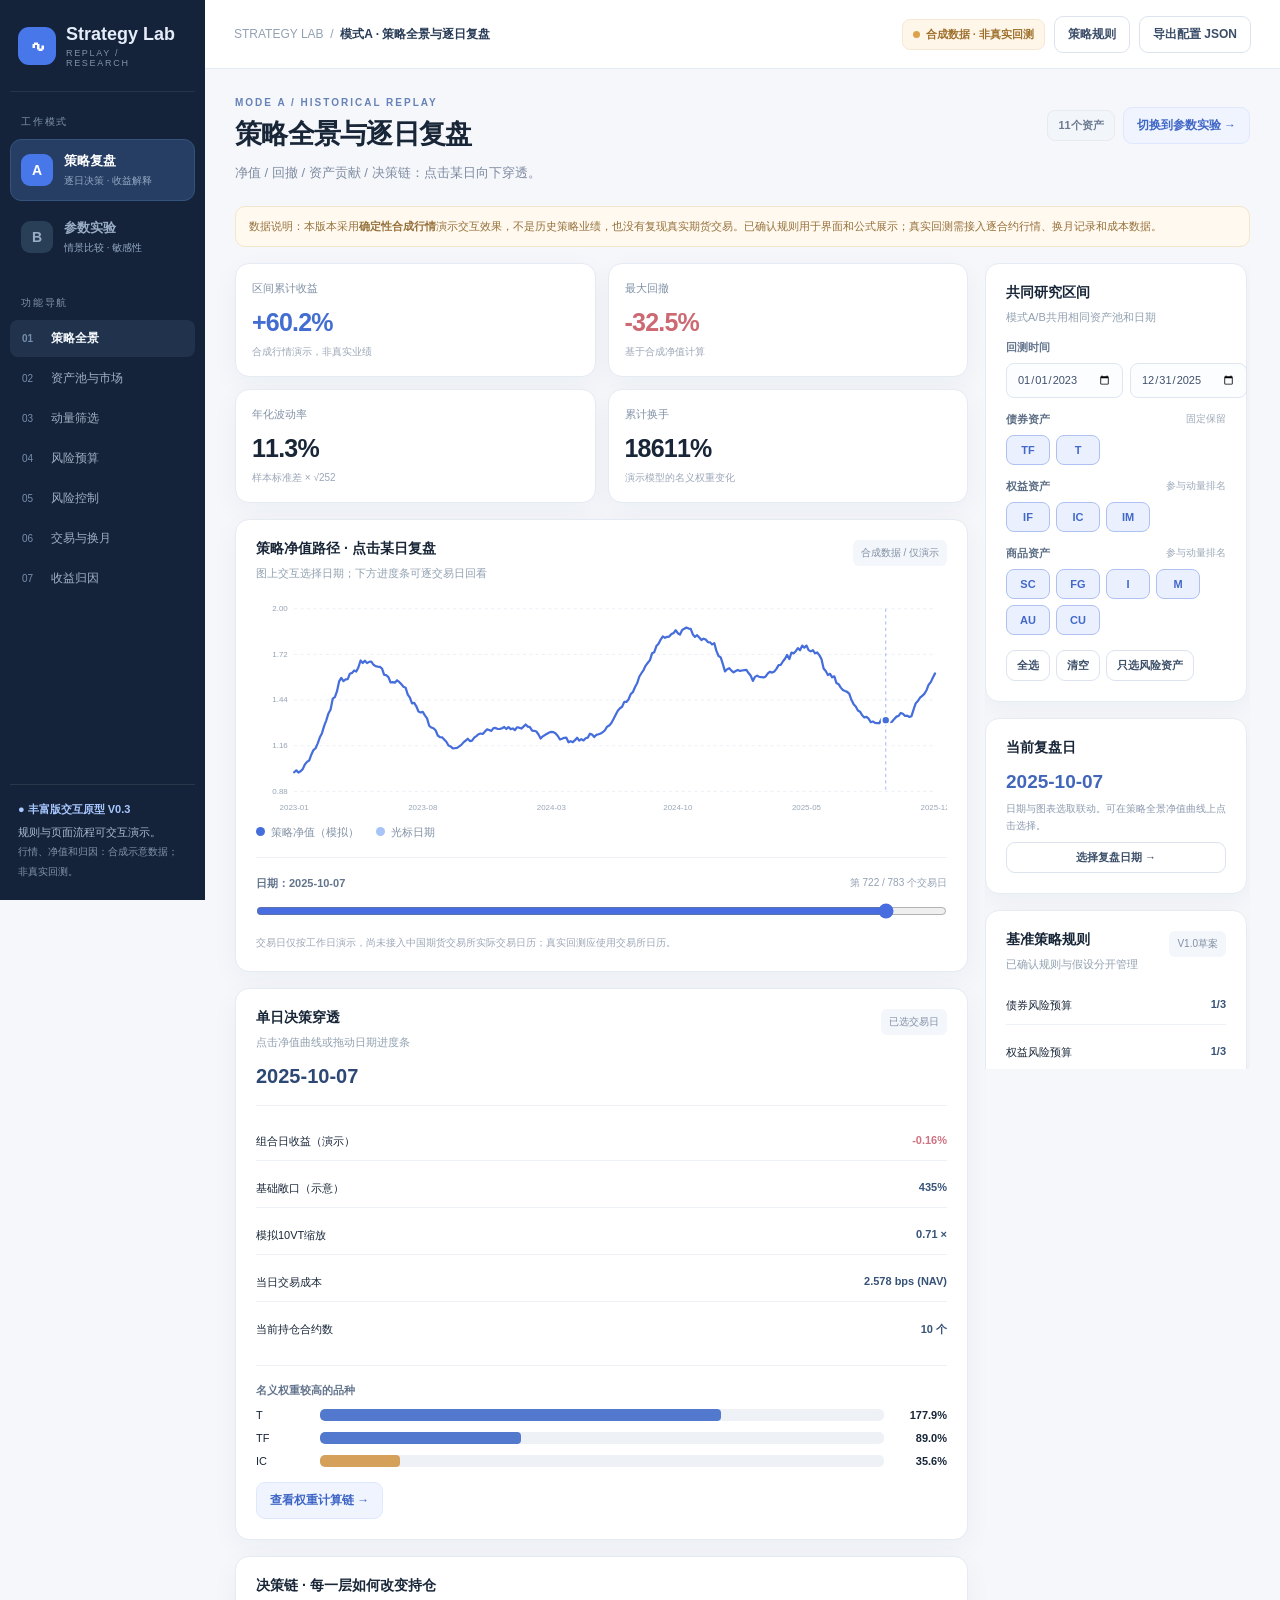
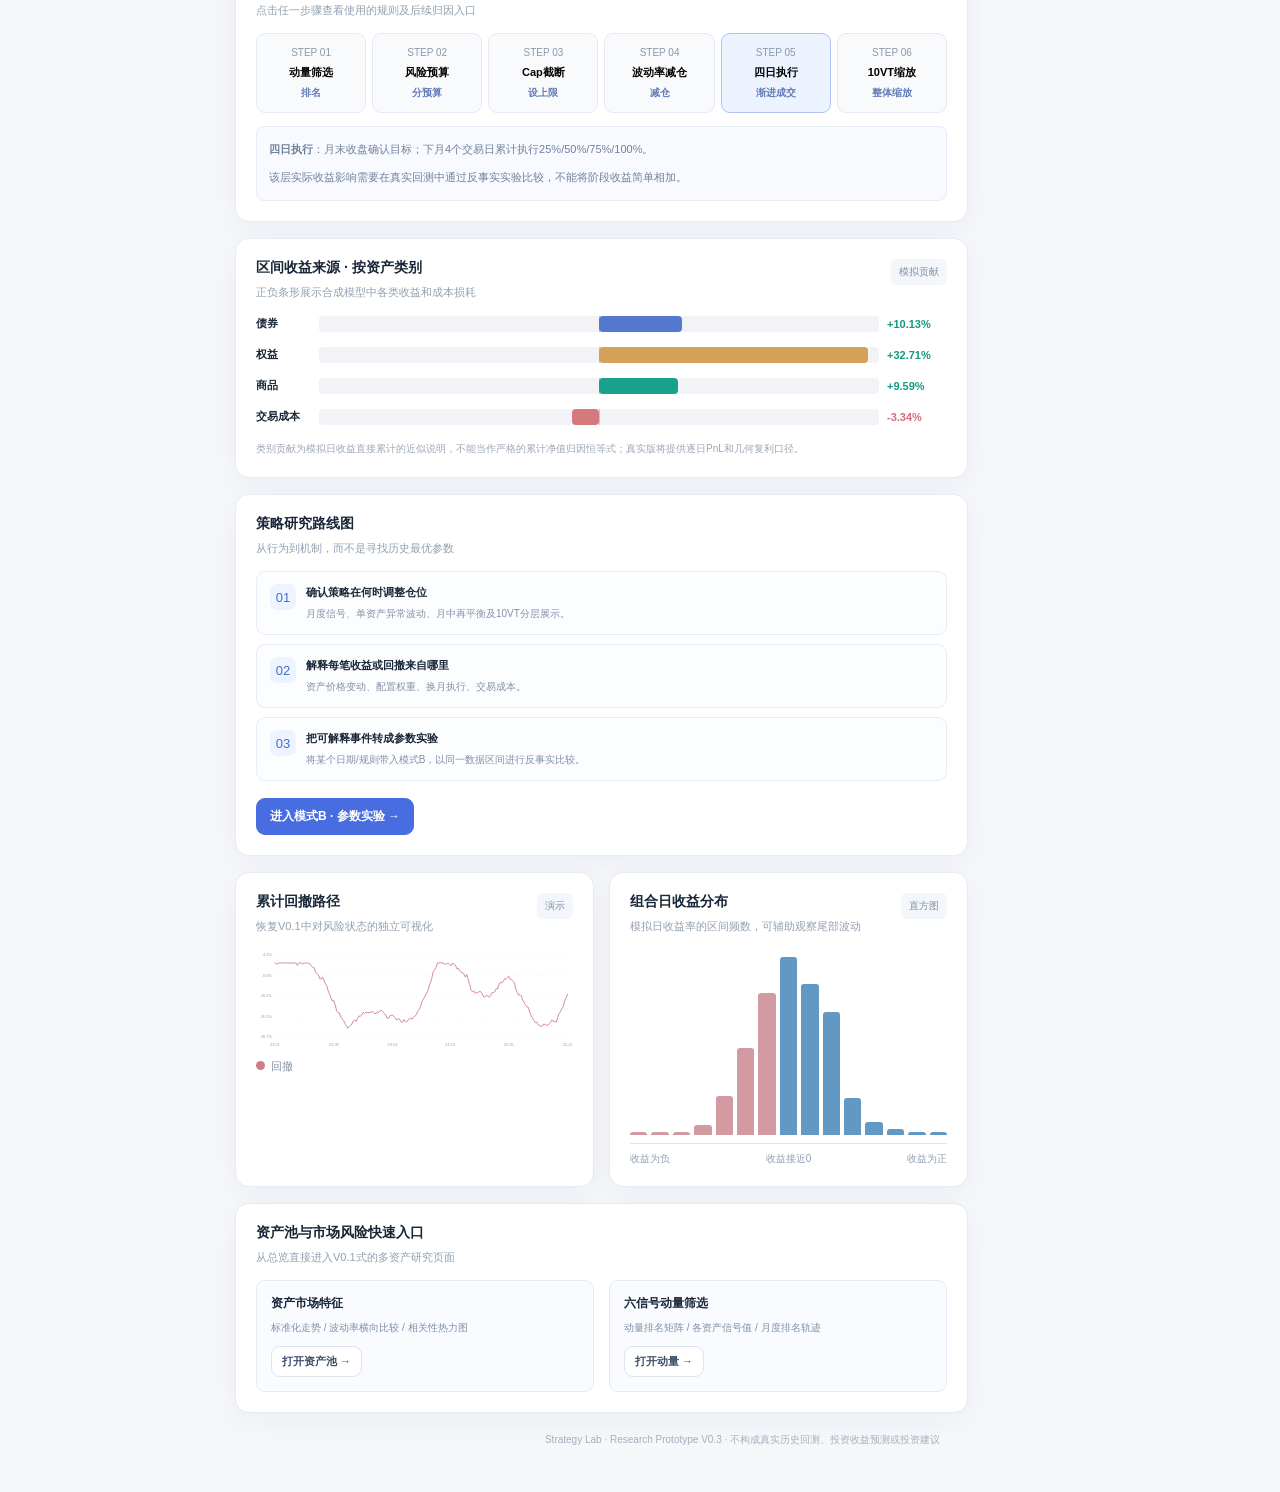
<file: references/prototype_v0.3.html>
<!doctype html>
<html lang="zh-CN">
<head>
<meta charset="utf-8"><meta name="viewport" content="width=device-width,initial-scale=1">
<title>Strategy Lab · 多资产期货策略复现 · V0.3</title>
<style>
:root{--nav:#101c2c;--nav2:#17283e;--bg:#f5f7fa;--paper:#fff;--text:#182638;--dim:#79869a;--line:#e5ebf2;--blue:#476de0;--blueLight:#eaf0ff;--teal:#139a84;--coral:#e27e6a;--amber:#c99548;--violet:#8873c9;--shadow:0 8px 28px rgba(24,40,70,.042)}
*{box-sizing:border-box}body{margin:0;font-family:Inter,-apple-system,BlinkMacSystemFont,"Segoe UI","PingFang SC","Microsoft Yahei",sans-serif;color:var(--text);background:var(--bg);font-size:13px}button,input,select{font:inherit}button{cursor:pointer}button:focus-visible,input:focus-visible,select:focus-visible{outline:3px solid #a5bafd;outline-offset:2px}button:disabled{opacity:.46;cursor:not-allowed}
.app{display:grid;grid-template-columns:230px minmax(0,1fr);min-height:100vh}.sidebar{background:var(--nav);color:#e6edfa;padding:22px 14px;position:sticky;top:0;height:100vh;display:flex;flex-direction:column;z-index:5}.logo{display:flex;gap:10px;align-items:center;padding:6px 8px 23px;border-bottom:1px solid #263449}.logo-mark{height:38px;width:38px;border-radius:11px;display:grid;place-items:center;background:#4777e9;color:white;font-size:24px;font-weight:700}.logo b{font-size:18px}.logo small{display:block;color:#7e91ab;font-size:9px;letter-spacing:1.7px;margin-top:3px}.nav-label{font-size:10px;letter-spacing:1.8px;color:#8193ae;margin:23px 11px 10px}.mode-btn{background:transparent;color:#99adc7;border:1px solid transparent;display:flex;gap:11px;width:100%;text-align:left;align-items:center;padding:12px 10px;border-radius:11px;margin-bottom:5px}.mode-btn:hover,.menu-btn:hover{background:#1f3047;color:#fff}.mode-btn.on{background:#263e64;border-color:#35537f;color:#fff}.mode-letter{width:32px;height:32px;border-radius:9px;display:grid;place-items:center;background:#293e57;font-weight:800;font-size:14px}.mode-btn.on .mode-letter{background:#4777e9}.mode-btn strong{display:block;font-size:13px}.mode-btn small{display:block;margin-top:4px;font-size:10px;color:#93a7c2}.menu{display:flex;flex-direction:column;gap:3px}.menu-btn{padding:10px 13px;text-align:left;background:none;border:0;color:#a1afc4;border-radius:8px;font-size:12px;display:flex;align-items:center;gap:12px}.menu-btn.on{background:#21334c;color:#f6faff;font-weight:700}.menu-index{font-size:10px;color:#768eac;width:17px}.sidebar-bottom{margin-top:auto;border-top:1px solid #29374a;padding:17px 8px 0}.side-note{font-size:11px;color:#a9bbd0;line-height:1.8}.side-note small{color:#8193aa;font-size:10px}.sidebar-bottom .proto{color:#a8c6ff;font-weight:700;font-size:11px;display:block;margin-bottom:6px}
.main{min-width:0}.topbar{background:rgba(255,255,255,.96);border-bottom:1px solid var(--line);height:69px;padding:0 29px;display:flex;align-items:center;justify-content:space-between;gap:12px;position:sticky;top:0;z-index:4}.bread{font-size:12px;color:#94a1b3}.bread b{color:#293c57}.actions{display:flex;align-items:center;gap:9px}.badge{display:inline-flex;align-items:center;gap:6px;border-radius:8px;background:#f2f5fa;border:1px solid #e6ebf2;padding:7px 10px;color:#6b7990;font-size:11px;font-weight:600;white-space:nowrap}.badge.demo{background:#fff6ea;color:#9e702c;border-color:#f5e8d2}.status-dot{height:7px;width:7px;border-radius:50%;background:#dca14c;display:inline-block}.btn{border:1px solid #dce3ee;background:#fff;border-radius:9px;color:#3b4e69;padding:9px 13px;font-weight:700;font-size:12px;transition:.15s}.btn:hover{background:#f4f7fc;border-color:#bac8e1}.btn.primary{background:var(--blue);color:#fff;border-color:var(--blue)}.btn.primary:hover{background:#385bd0}.btn.subtle{background:#f0f4ff;border-color:#e0e8ff;color:#3f66c6}.btn.sm{padding:7px 10px;font-size:11px}.content{max-width:1600px;margin:auto;padding:28px 30px 45px}.hero{display:flex;justify-content:space-between;gap:14px;align-items:flex-start;margin-bottom:22px}.eyebrow{font-size:10px;font-weight:800;letter-spacing:2px;color:#6682b7;margin:0 0 8px}.hero h1{font-size:27px;letter-spacing:-.75px;margin:0 0 10px}.hero p{font-size:13px;color:#7e8ba0;line-height:1.7;margin:0}.hero-action{display:flex;gap:8px;align-items:center;padding-top:10px}.notice{background:#fff9ef;border:1px solid #f3e6cb;color:#95703a;border-radius:10px;padding:10px 13px;font-size:11px;line-height:1.7;margin-bottom:16px}.layout{display:grid;grid-template-columns:minmax(0,1fr) 275px;gap:17px;align-items:start}.bodycol{min-width:0;display:flex;flex-direction:column;gap:16px}.rightcol{min-width:0;display:flex;flex-direction:column;gap:16px;position:sticky;top:85px}.card,.metric{background:#fff;border:1px solid var(--line);border-radius:14px;box-shadow:var(--shadow)}.card{padding:20px;min-width:0}.cardhead{display:flex;justify-content:space-between;align-items:flex-start;gap:10px;margin-bottom:17px}.cardhead h2{font-size:14px;margin:0;font-weight:760}.cardhead p{color:#91a0b0;font-size:11px;margin:6px 0 0;line-height:1.65}.cardhead .tag{background:#f3f6fa;color:#8190a4;border-radius:6px;padding:6px 8px;font-size:10px;white-space:nowrap}.metrics{display:grid;grid-template-columns:repeat(4,minmax(0,1fr));gap:12px}.metric{padding:17px 16px;min-height:103px}.metric .mt{font-size:11px;color:#8191a6}.metric .mv{font-size:25px;font-weight:780;letter-spacing:-.8px;margin:12px 0 7px}.metric .mb{font-size:10px;color:#9ca7b7;line-height:1.5}.metric .mv.blue{color:#436dd0}.metric .mv.teal{color:#159981}.metric .mv.red{color:#cc6972}.cols{display:grid;grid-template-columns:1.5fr 1fr;gap:16px}.cols.half{grid-template-columns:1fr 1fr}.chart{width:100%;display:block;touch-action:pan-y;user-select:none}.legend{display:flex;gap:17px;flex-wrap:wrap;align-items:center;color:#8291a5;font-size:11px;margin-top:11px}.swatch{display:inline-block;width:9px;height:9px;border-radius:50%;margin-right:6px}.chartfoot{font-size:10px;color:#9ba6b6;line-height:1.7;margin-top:12px}.divider{height:1px;background:#edf0f5;margin:17px 0}.mini-label{font-size:11px;color:#63748d;font-weight:750;display:block;margin-bottom:8px}.inline-control{display:flex;align-items:center;justify-content:space-between;gap:10px}.input{border:1px solid #dfe6ef;padding:9px 10px;border-radius:8px;background:#fcfdff;width:100%;color:#40506b;font-size:12px}.input[type=date]{font-size:11px}.datepair{display:grid;grid-template-columns:1fr 1fr;gap:7px}.segment{display:inline-flex;gap:3px;background:#f0f3f8;padding:3px;border-radius:9px}.segment button{border:0;border-radius:7px;color:#8996aa;padding:7px 10px;font-weight:700;background:transparent;font-size:11px}.segment button.on{background:#fff;color:#4467c7;box-shadow:0 1px 6px rgba(20,35,60,.11)}.assetgrp{margin-top:14px}.assetgrpt{font-size:11px;color:#5c6e85;font-weight:700;display:flex;justify-content:space-between;margin-bottom:8px}.assetgrpt span{font-size:10px;color:#9ca9b9;font-weight:400}.chips{display:flex;gap:6px;flex-wrap:wrap}.chip{border:1px solid #e0e8f1;background:#fff;color:#76849a;border-radius:8px;padding:8px 10px;min-width:44px;font-size:11px;font-weight:760}.chip.on{background:#eaf0fe;border-color:#afc1f3;color:#4268c8}.chip:hover{border-color:#819fe5}.form-row{margin-bottom:14px}.form-row:last-child{margin-bottom:0}.range{width:100%;accent-color:var(--blue);margin:11px 0 0}.valuepill{font-size:11px;color:#446bd0;font-weight:750}.muted{color:#8a97aa}.hint{font-size:10px;color:#93a0b3;line-height:1.65}.list{display:flex;flex-direction:column;gap:9px}.event{padding:12px 13px;border:1px solid #e8edf4;border-radius:9px;background:#fcfdff;display:flex;align-items:flex-start;gap:10px}.event .eventicon{font-size:13px;background:#edf3ff;color:#456ecb;width:26px;height:26px;display:grid;place-items:center;border-radius:7px;flex-shrink:0}.event b{font-size:11px}.event p{font-size:10px;color:#8291a7;line-height:1.7;margin:5px 0 0}.event.click{cursor:pointer}.event.click:hover{border-color:#aac0f4;background:#f8faff}.flow{display:grid;grid-template-columns:repeat(6,minmax(0,1fr));gap:6px}.flowcell{padding:11px 7px;border:1px solid #e5eaf2;border-radius:9px;text-align:center;background:#f9fafc;min-height:80px;cursor:pointer}.flowcell:hover,.flowcell.on{border-color:#afc1f5;background:#edf2ff}.flowcell small{display:block;color:#8999ad;font-size:10px;margin-bottom:7px}.flowcell b{font-size:11px;display:block}.flowcell em{display:block;font-style:normal;font-size:10px;color:#617bb7;margin-top:6px;font-weight:700}.barrow{display:grid;grid-template-columns:55px minmax(0,1fr) 54px;gap:9px;align-items:center;margin:11px 0;font-size:11px}.track{background:#eef2f7;height:12px;border-radius:5px;overflow:hidden}.fill{height:100%;border-radius:4px}.barrow b{text-align:right;font-size:11px}.scroll{overflow:auto}.table{border-collapse:collapse;width:100%;font-size:11px;white-space:nowrap}.table th{background:#f8fafc;color:#8795a8;font-weight:730;text-align:left;padding:11px 10px;border-bottom:1px solid #e6ecf3}.table td{border-bottom:1px solid #edf0f5;padding:11px 10px;color:#4b5e76}.table tr:last-child td{border-bottom:0}.table tr:hover td{background:#fbfcff}.code{font-weight:800;color:#294e9c}.nump{font-variant-numeric:tabular-nums;font-weight:700}.pos{color:#14957f!important}.neg{color:#cf7281!important}.classbadge{background:#eef3ff;color:#5572b8;font-size:10px;border-radius:5px;padding:4px 7px}.classbadge.eq{background:#fff3e7;color:#ad7d38}.classbadge.co{background:#e9f7f1;color:#3d9a7c}.lowbadge{background:#f0f3f8;border-radius:5px;padding:4px 7px;color:#8592a5;font-size:10px}.formula{background:#f5f8ff;border:1px solid #e4ebfb;padding:14px;border-radius:10px;line-height:1.85;color:#4a6089;font-size:11px}.formula b{color:#3a58a0}.alertline{background:#f9fbff;border:1px dashed #d7e1f5;padding:11px 13px;border-radius:9px;line-height:1.8;color:#6980a3;font-size:11px}.steps4{display:grid;grid-template-columns:repeat(4,1fr);gap:9px}.step4{border:1px solid #e4eaf3;background:#fff;border-radius:10px;text-align:center;padding:14px 8px;cursor:pointer}.step4.on{border-color:#a6b9ee;background:#f2f5ff}.step4 strong{font-size:12px}.step4 b{display:block;font-size:25px;color:#5077d8;margin:11px 0}.step4 small{color:#8999aa}.step4 i{height:4px;border-radius:3px;display:block;background:#e9eef6;overflow:hidden;margin-top:11px}.step4 i span{height:100%;display:block;background:#5077d8}.momentum{display:grid;grid-template-columns:66px repeat(6,minmax(34px,1fr)) 62px;min-width:590px;gap:3px}.momentum>div{padding:9px 3px;text-align:center;font-size:10px;border-radius:4px}.momentum .h{background:#f2f5fa;color:#7d8aa0;font-weight:750}.momentum .rank{background:#edf3fa;color:#50668a;font-weight:700}.momentum .rank.best{background:#e0f3ea;color:#258c74}.momentum .rank.worst{background:#fff0ea;color:#b5785c}.momentum .end{background:#edf7f3;color:#278469;font-weight:750}.momentum .end.out{background:#fff0ed;color:#c36a62}.smallcards{display:grid;grid-template-columns:repeat(3,1fr);gap:10px}.smallcard{background:#f8fafd;border:1px solid #e9eef5;border-radius:9px;padding:13px}.smallcard b{font-size:11px}.smallcard strong{font-size:21px;display:block;margin:9px 0}.smallcard small{color:#9aa7b8;font-size:10px}.scenario{display:grid;grid-template-columns:1fr 1fr;gap:13px}.scenario .card{background:#fff}.scenario .card.highlight{border-color:#bdcbf4;background:#fcfdff}.scenario h3{margin:0 0 15px;font-size:14px}.exprow{display:flex;justify-content:space-between;align-items:center;margin:12px 0;gap:8px;font-size:11px}.exprow b{font-size:12px}.exp-set{padding:13px;background:#f8fafe;border:1px solid #e5eaf3;border-radius:9px}.switches{display:grid;grid-template-columns:1fr 1fr;gap:8px}.switch{font-size:11px;color:#667b96;padding:10px;border:1px solid #e0e6ef;border-radius:8px;display:flex;align-items:center;gap:8px;cursor:pointer}.switch input{accent-color:var(--blue)}.costbtns{display:grid;grid-template-columns:repeat(4,1fr);gap:7px}.costbtns button{border:1px solid #e0e7f2;border-radius:8px;background:#fff;padding:10px 4px;color:#64758f;font-weight:750;font-size:12px}.costbtns button.on{background:#eaf0ff;color:#4266c7;border-color:#a7bcf2}.diff{display:grid;grid-template-columns:1fr 1fr;gap:12px}.diffrow{border:1px solid #e6ebf2;border-radius:9px;padding:12px}.diffrow span{font-size:10px;color:#8b99aa}.diffrow b{display:block;font-size:19px;margin-top:9px}.toc{display:flex;align-items:center;gap:8px;flex-wrap:wrap}.toc button{padding:7px 10px;background:#f4f6fa;border:1px solid #e3e9f1;border-radius:8px;color:#78879c;font-size:11px}.toc button.on{color:#426ace;border-color:#b8c8f2;background:#eff3ff}.component-note{margin-top:13px;padding:12px;border:1px solid #e6ebf5;background:#f8faff;border-radius:8px;color:#70829c;line-height:1.85;font-size:11px}.sheet{display:flex;flex-direction:column;gap:9px}.sheetrow{display:flex;justify-content:space-between;gap:10px;padding:11px 0;border-bottom:1px solid #edf0f5;font-size:11px}.sheetrow:last-child{border:0}.sheetrow b{font-size:11px;color:#375377}.foot{text-align:center;color:#a5afbd;font-size:10px;margin-top:20px}.only-mobile{display:none}.tooltip{position:fixed;z-index:20;pointer-events:none;display:none;background:#1c2c42;color:#fff;border-radius:8px;padding:9px 11px;font-size:11px;box-shadow:0 8px 25px #1b2b4233;white-space:nowrap}.overlay{position:fixed;inset:0;z-index:15;display:none;background:rgba(13,23,38,.4);align-items:center;justify-content:center;padding:15px}.overlay.show{display:flex}.modal{background:white;border-radius:16px;padding:22px;max-width:720px;width:100%;max-height:85vh;overflow:auto;box-shadow:0 18px 100px #18263833}.modal h2{margin:0 0 8px}.modal .modal-sub{color:#8e9caf;margin-bottom:20px;font-size:12px;line-height:1.7}.rules-grid{display:grid;grid-template-columns:1fr 1fr;gap:12px}.rule{border:1px solid #e5ebf3;border-radius:9px;padding:13px}.rule b{font-size:12px}.rule p{font-size:11px;color:#7d8da3;line-height:1.8;margin:7px 0 0}.rule-status{font-size:10px;color:#528e7b;margin-left:7px}.rule-status.pending{color:#c18b42}.rule-status.assumption{color:#677cba}.toast{position:fixed;bottom:25px;right:25px;z-index:100;background:#263b5a;color:white;padding:11px 16px;border-radius:10px;box-shadow:0 10px 25px #10203733;display:none;font-size:12px}
@media(max-width:1350px){.layout{grid-template-columns:minmax(0,1fr) 245px}.metrics{grid-template-columns:repeat(2,1fr)}.cols,.cols.half{grid-template-columns:1fr}.sidebar{padding:18px 10px}.app{grid-template-columns:205px minmax(0,1fr)}}
@media(max-width:950px){.layout{grid-template-columns:1fr}.rightcol{position:static;display:grid;grid-template-columns:1fr 1fr}.content{padding:22px 18px}.flow{grid-template-columns:repeat(3,1fr)}}
@media(max-width:700px){.app{display:block}.sidebar{position:relative;height:auto;padding:12px}.logo{padding:5px 8px 12px}.nav-label,.sidebar-bottom{display:none}.mode-choices{display:flex;gap:5px;margin-top:10px}.mode-btn{width:50%;margin:0}.menu{display:flex;flex-direction:row;overflow-x:auto;padding:6px 0}.menu-btn{white-space:nowrap;flex:0 0 auto}.topbar{position:relative;height:auto;min-height:60px;padding:12px 15px}.actions{flex-wrap:wrap;justify-content:flex-end}.actions .hide-mobile{display:none}.content{padding:18px 12px}.hero h1{font-size:23px}.hero-action{display:none}.rightcol{display:flex}.metrics{grid-template-columns:repeat(2,1fr)}.card{padding:15px}.flow{grid-template-columns:repeat(3,1fr)}.steps4{grid-template-columns:repeat(2,1fr)}.scenario,.rules-grid{grid-template-columns:1fr}.smallcards{grid-template-columns:1fr}.only-mobile{display:block}}

/* V0.3 expanded analytical workstation */
:root{--nav:#142339;--blue:#476de0;--bg:#f5f7fb}
.app{grid-template-columns:235px minmax(0,1fr)}
.sidebar{overflow-y:auto;scrollbar-width:thin;scrollbar-color:#344860 transparent}
.layout{grid-template-columns:minmax(0,1fr) 300px}
.rightcol{max-height:calc(100vh - 94px);overflow-y:auto;scrollbar-width:thin;padding-right:3px}
.menu-btn{padding:10px 12px}
.content{max-width:1750px}
.card{padding:20px}.cardhead{margin-bottom:14px}
.chartbox{min-width:0}.chartarea svg{width:100%}
.chartbar{display:grid;grid-template-columns:64px 1fr 53px;gap:10px;align-items:center;margin:10px 0;font-size:11px;color:#67768c}
.chartbar strong{font-variant-numeric:tabular-nums;color:#263953;text-align:right}
.track-lg{height:15px;border-radius:5px;background:#edf1f7;overflow:hidden}
.track-lg > i{display:block;height:100%;border-radius:5px;transition:width .15s}
.heatwrap{overflow:auto;max-width:100%;padding-bottom:4px}
.heatgrid{display:grid;gap:3px;align-items:center;min-width:max-content}
.heathead{font-size:10px;color:#6a7e96;text-align:center;font-weight:800;height:25px;display:grid;place-items:center}
.heatcell{height:31px;min-width:36px;border-radius:5px;border:2px solid transparent;cursor:pointer;font-size:10px;font-weight:750;transition:transform .12s}
.heatcell:hover{transform:scale(1.07)}.heatcell.sel{border-color:#243d60;box-shadow:0 0 0 1px white inset}
.heatlegend{display:flex;justify-content:space-between;gap:7px;flex-wrap:wrap;color:#91a0b4;font-size:10px;margin-top:8px}
.chartsplit{display:grid;grid-template-columns:1fr 1fr;gap:15px}
.pills{display:flex;gap:6px;flex-wrap:wrap}
.pill{display:inline-block;padding:6px 9px;background:#eff4fa;border-radius:7px;font-size:10px;color:#4e647c;font-weight:700}
.pill.blue{background:#e9effe;color:#476bd2}.pill.teal{background:#e7f5f0;color:#238c74}.pill.red{background:#fff0ed;color:#c16e61}
.smallnote{font-size:10px;color:#8b99ae;line-height:1.75}
.focuscontrols{display:flex;align-items:center;gap:7px;flex-wrap:wrap}
.focuscontrols select{min-width:90px;max-width:165px}
.dot{width:8px;height:8px;border-radius:50%;display:inline-block;margin-right:6px}
.mini-chart{margin-top:4px}
.stackedbar{display:flex;height:28px;border-radius:7px;overflow:hidden;background:#edf1f7}
.stackedbar>div{display:flex;align-items:center;justify-content:center;min-width:0;color:#fff;font-size:10px;font-weight:760}
.kvgrid{display:grid;grid-template-columns:repeat(3,minmax(0,1fr));gap:8px}
.kv{background:#f7f9fc;border:1px solid #e9edf5;border-radius:8px;padding:12px}
.kv span{display:block;font-size:10px;color:#8595aa;margin-bottom:7px}.kv b{font-size:17px}
.datatags{display:flex;gap:6px;flex-wrap:wrap;margin:5px 0 15px}
.chartdescription{color:#8798ac;font-size:10px;line-height:1.7;margin-top:10px}
.controlset{margin-bottom:2px}
.controlset summary{list-style:none;cursor:pointer;font-size:12px;color:#294165;font-weight:780;padding:12px 0;display:flex;align-items:center;justify-content:space-between}
.controlset summary::-webkit-details-marker{display:none}.controlset summary:after{content:'⌄';color:#8191a8;font-size:14px}
.controlset[open] summary:after{content:'⌃'}
.controlset[open]{border-bottom:1px solid #edf0f5;padding-bottom:12px}
.controlrows{display:grid;gap:12px}
.fieldgroup{display:grid;grid-template-columns:1fr 1fr;gap:7px}
.fieldgroup .form-row{margin:0}
.fieldgroup label{font-size:10px}
.param-tip{color:#91a0b4;font-size:10px;margin-top:4px;line-height:1.6}
.mono{font-variant-numeric:tabular-nums}
.factorcard{padding:14px;border-radius:9px;border:1px solid #e5ebf5;background:#f9fbff}
.factorcard h4{margin:0 0 7px;font-size:12px}.factorcard p{font-size:10px;color:#7f90a7;margin:0;line-height:1.7}
.expsummary{border-radius:10px;padding:14px;background:#f4f7ff;border:1px solid #e2eafd}
.table .selectedrow td{background:#f1f5ff}
.sweepgrid{display:grid;grid-template-columns:100px repeat(5,minmax(64px,1fr));gap:5px;overflow:auto}
.sweepcell{padding:14px 5px;text-align:center;border-radius:7px;font-size:12px;font-weight:700;cursor:pointer;border:1px solid #e2eaf4}
.sweepcell.on{outline:2px solid #3e64d8;outline-offset:0}
.sweep-label{display:grid;place-items:center;font-size:10px;color:#75859c}
.pairlegend{display:flex;gap:15px;flex-wrap:wrap;margin:12px 0 0;font-size:10px;color:#8998a9}
.table td button{border:0;background:#f0f4fa;color:#4468ad;border-radius:5px;padding:4px 7px;font-size:10px}
.dataflag{display:inline-flex;align-items:center;gap:5px;background:#fff7e9;border:1px solid #f0dfbd;color:#97713b;padding:5px 8px;border-radius:6px;font-size:10px}
.scroll .table{min-width:570px}
.subnav{display:flex;gap:5px;flex-wrap:wrap;margin-bottom:12px}
.subnav button{border:1px solid #e1e7f1;background:#fff;color:#77869a;padding:7px 11px;border-radius:7px;font-size:10px;font-weight:700}
.subnav button.on{background:#edf2ff;border-color:#bacaf4;color:#456bd0}
@media(max-width:1350px){.layout{grid-template-columns:minmax(0,1fr) 265px}.app{grid-template-columns:205px minmax(0,1fr)}}
@media(max-width:1100px){.chartsplit{grid-template-columns:1fr}.metrics{grid-template-columns:repeat(2,minmax(0,1fr))}}
@media(max-width:950px){.layout{grid-template-columns:1fr}.rightcol{max-height:none;overflow:visible;display:grid;grid-template-columns:1fr 1fr}.app{grid-template-columns:205px minmax(0,1fr)}}
@media(max-width:700px){.app{display:block}.sidebar{overflow:visible}.rightcol{display:flex}.metrics{grid-template-columns:repeat(2,minmax(0,1fr))}.kvgrid{grid-template-columns:repeat(2,1fr)}.chartsplit{grid-template-columns:1fr}.sweepgrid{grid-template-columns:83px repeat(5,minmax(58px,1fr))}}

</style></head>
<body>
<div class="app">
<aside class="sidebar"><div class="logo"><div class="logo-mark">∿</div><div><b>Strategy Lab</b><small>REPLAY / RESEARCH</small></div></div>
<div class="nav-label">工作模式</div><div class="mode-choices"><button class="mode-btn on" data-mode="A"><span class="mode-letter">A</span><span><strong>策略复盘</strong><small>逐日决策 · 收益解释</small></span></button><button class="mode-btn" data-mode="B"><span class="mode-letter">B</span><span><strong>参数实验</strong><small>情景比较 · 敏感性</small></span></button></div>
<div class="nav-label">功能导航</div><div class="menu" id="menu"></div><div class="sidebar-bottom"><span class="proto">● 丰富版交互原型 V0.3</span><div class="side-note">规则与页面流程可交互演示。<br><small>行情、净值和归因：合成示意数据；非真实回测。</small></div></div></aside>
<div class="main"><header class="topbar"><div class="bread">STRATEGY LAB&nbsp; / &nbsp;<b id="crumb">模式A · 策略全景</b></div><div class="actions"><span class="badge demo"><span class="status-dot"></span>合成数据 · 非真实回测</span><button class="btn hide-mobile" id="ruleOpen">策略规则</button><button class="btn" id="exportConfig">导出配置 JSON</button></div></header>
<div class="content"><div class="hero"><div><div class="eyebrow" id="eyebrow">MODE A / HISTORICAL REPLAY</div><h1 id="pageTitle">策略全景复盘</h1><p id="pageDesc">选择日期，逐层观察动量筛选、持仓、交易和当日收益从何而来。</p></div><div class="hero-action"><span class="badge" id="selectedCount">11个资产</span><button class="btn subtle" id="gotoOther">切换到参数实验 →</button></div></div><div class="notice">数据说明：本版本采用<strong>确定性合成行情</strong>演示交互效果，不是历史策略业绩，也没有复现真实期货交易。已确认规则用于界面和公式展示；真实回测需接入逐合约行情、换月记录和成本数据。</div><div class="layout"><div class="bodycol" id="center"></div><div class="rightcol" id="right"></div></div><div class="foot">Strategy Lab · Research Prototype V0.3 · 不构成真实历史回测、投资收益预测或投资建议</div></div></div>
</div>
<div class="tooltip" id="tip"></div><div class="overlay" id="ruleOverlay"><div class="modal"><div style="display:flex;align-items:flex-start;justify-content:space-between;gap:12px"><div><h2>策略计算规则 / V1.0 草案</h2><div class="modal-sub">将“已确认”“建议默认”“待确认”明确区分，避免把原型假设写成原始策略规则。</div></div><button class="btn sm" id="ruleClose">关闭 ×</button></div><div class="rules-grid" id="rules"></div></div></div><div class="toast" id="toast"></div>
<script>
'use strict';
const ASSETS=[
{code:'TF',name:'中国5年国债',cls:'bond',cap:125,start:'2013-09-06',vol:.025},
{code:'T',name:'中国10年国债',cls:'bond',cap:250,start:'2015-03-20',vol:.035},
{code:'IF',name:'沪深300',cls:'equity',cap:50,start:'2010-04-16',vol:.21},
{code:'IC',name:'中证500',cls:'equity',cap:50,start:'2015-04-16',vol:.26},
{code:'IM',name:'中证1000',cls:'equity',cap:50,start:'2022-07-22',vol:.30},
{code:'SC',name:'原油',cls:'commodity',cap:25,start:'2018-03-26',vol:.34},
{code:'FG',name:'玻璃',cls:'commodity',cap:25,start:'2012-12-03',vol:.37},
{code:'I',name:'铁矿石',cls:'commodity',cap:25,start:'2013-10-18',vol:.32},
{code:'M',name:'豆粕',cls:'commodity',cap:25,start:'2000-07-17',vol:.24},
{code:'AU',name:'沪金',cls:'commodity',cap:50,start:'2008-01-09',vol:.19},
{code:'CU',name:'沪铜',cls:'commodity',cap:25,start:'1993-03-01',vol:.26}];
const CATS={bond:{label:'债券资产',color:'#5379ce'},equity:{label:'权益资产',color:'#d4a05a'},commodity:{label:'商品资产',color:'#18a18b'}};
const baseDefaults={excluded:1,budget:60,short:20,long:240,history:756,q:90,haircut:50,mid:20,vtWindow:120,target:10,cost:5};
const S={mode:'A',aTab:'home',bTab:'compare',from:'2023-01-01',to:'2025-12-31',selected:new Set(ASSETS.map(a=>a.code)),baseline:{...baseDefaults},experiment:{...baseDefaults,target:12},dayIndex:null,flowStep:4,execDay:2,attribMode:'class',records:[],series:null,comparison:null};
const amenu=[['home','01','策略全景'],['assets','02','资产池与市场'],['momentum','03','动量筛选'],['budget','04','风险预算'],['risk','05','风险控制'],['trades','06','交易与换月'],['attribution','07','收益归因']];
const bmenu=[['compare','01','A/B参数对比'],['sweep','02','单参数敏感性'],['cost','03','成本敏感性'],['records','04','实验记录']];
const $=(id)=>document.getElementById(id); const f=(v,n=1)=>Number(v).toFixed(n);const pct=(v,n=1)=>(v>=0?'+':'')+f(v*100,n)+'%';
const clamp=(x,a,b)=>Math.max(a,Math.min(b,x));
const fmtDate=d=>{let x=new Date(d+'T12:00:00');return Number.isNaN(x.getTime())?d:x.toLocaleDateString('zh-CN',{year:'numeric',month:'2-digit',day:'2-digit'})};
function hash(x){let v=(x+123456789)|0;v=Math.imul(v^(v>>>16),0x7feb352d);v=Math.imul(v^(v>>>15),0x846ca68b);return ((v^(v>>>16))>>>0)/4294967295}
function businessDates(){let a=new Date(S.from+'T12:00:00'),b=new Date(S.to+'T12:00:00');if(!(a<=b))return [];let out=[];for(let t=new Date(a),j=0;t<=b&&j<12500;t.setDate(t.getDate()+1),j++){let w=t.getDay();if(w!==0&&w!==6)out.push(t.toISOString().slice(0,10))}return out}
const enabled=()=>ASSETS.filter(a=>S.selected.has(a.code));
const eligible=(d)=>enabled().filter(a=>a.start<=d);
function score(a,k,i){return Math.sin((i+5)/26+a.code.charCodeAt(0)*.28+k*.77)+.5*Math.cos(i/37+k*1.17+a.code.length*3.5)+hash(i+ a.code.charCodeAt(0)*17 + k*30)*.36}
function ranking(d,i,excluded=S.baseline.excluded){const list=eligible(d).filter(a=>a.cls!=='bond');let arrays=Array.from({length:6},(_,k)=>[...list].sort((x,y)=>score(y,k,i)-score(x,k,i)).map(a=>a.code));const ranks=list.map(a=>({ ...a,ranks:arrays.map(arr=>arr.indexOf(a.code)+1)})).map(a=>({...a,avg:a.ranks.reduce((x,y)=>x+y,0)/6})).sort((x,y)=>x.avg-y.avg||x.code.localeCompare(y.code));let cut=list.length>=8?Math.min(excluded,list.length-1):0;ranks.forEach((a,j)=>a.included=j<ranks.length-cut);return ranks}
function wts(date,idx,params){let e=eligible(date),r=ranking(date,idx,params.excluded),keep=new Set([...r.filter(a=>a.included).map(a=>a.code),...e.filter(a=>a.cls==='bond').map(a=>a.code)]),sel=e.filter(a=>keep.has(a.code));const sum={bond:0,equity:0,commodity:0};sel.forEach(a=>sum[a.cls]++);return sel.map(a=>{const b=(1/3)/sum[a.cls];const vol=a.vol*(1+.12*Math.sin(idx/(params.budget*.9)+a.code.charCodeAt(0)));const raw=b/vol;const cap=Math.min(raw,a.cap/100);const wave=Math.sin(idx/(28+(params.short-20)*.12)+a.code.charCodeAt(0)*.3+(params.history-756)*.0007);const haircut=wave>(.78+(params.q-90)*.035)?cap*(1-params.haircut/100):cap;return {...a,b,vol,raw,cap,over:raw>cap,after:haircut,final:haircut*(1+clamp(params.target/100/.085,.5,1.5)-1)};})}
function getDailyAssetRet(asset,i){let id=ASSETS.indexOf(asset),seed=hash(i*197+id*1831);let factor=Math.sin(i/29)*.002+Math.cos(i/64)*.0014;let n=(seed-.5);if(asset.cls==='bond')return .000035 + factor*.12+n*.0025; if(asset.cls==='equity')return .00030+factor*1.1+n*(.024+id*.001);return .00016+factor*.55+n*(.027+id*.0007)}
function generateLegacy(params){const dates=businessDates();let nav=1,high=1,maxDD=0,first=1;let rows=[];let monthlyCache={};let count=0;let prev=[];let grossTurn=0,totalCost=0;let byClass={bond:0,equity:0,commodity:0};
for(let i=0;i<dates.length;i++){
 const d=dates[i],month=d.slice(0,7);if(!monthlyCache[month])monthlyCache[month]=wts(d,i,params);let weights=monthlyCache[month],riskFactor=clamp(params.target/10,.5,1.65);
 const adjust=(params.budget-60)*.00007+(params.q-90)*.00014-(params.history-756)*.00000015;
 let per={bond:0,equity:0,commodity:0},tnover=0;
 const activeWeight=weights.map(a=>({...a,exposure:a.after*riskFactor*(1+(params.short-20)/800)+(params.haircut-50)*-.0007}));
 for(const w of activeWeight){per[w.cls]+=w.exposure*getDailyAssetRet(w,i)}
 if(i>0){let all=new Set([...prev.map(x=>x.code),...activeWeight.map(x=>x.code)]);let old=new Map(prev.map(x=>[x.code,x.exposure])),cur=new Map(activeWeight.map(x=>[x.code,x.exposure]));for(const code of all)tnover+=Math.abs((cur.get(code)||0)-(old.get(code)||0));}
 // This is expressly a visual-only stylized simulator; it is NOT the user strategy's backtest engine.
 let gross=(per.bond+per.equity+per.commodity)*.45+adjust*.0003;
 let fee=0; if(tnover){for(let a of activeWeight){const old=prev.find(x=>x.code===a.code)?.exposure||0;let bps=a.cls==='bond'?1:a.cls==='equity'?2.5:(params['cost_'+a.code]??params.cost)/2;fee+=Math.abs(a.exposure-old)*bps/10000}}
 const net=gross-fee;nav*=1+clamp(net,-.18,.18);high=Math.max(high,nav);maxDD=Math.min(maxDD,nav/high-1);grossTurn+=tnover;totalCost+=fee;for(let c in per)byClass[c]+=per[c];rows.push({date:d,nav,ret:net,gross,fee,turn:tnover,per,weights:activeWeight,drawdown:nav/high-1});prev=activeWeight;count++;
}
let day=rows.length,annual=day>20?Math.pow(nav,252/day)-1:0,stdev=0;let mean=rows.reduce((x,r)=>x+r.ret,0)/(day||1);for(let r of rows)stdev+=(r.ret-mean)**2;stdev=day>1?Math.sqrt(stdev/(day-1)*252):0;return {rows,nav,ann:annual,vol:stdev,dd:maxDD,turn:grossTurn,cost:totalCost,class:byClass};}
function dataRefresh(){S.series=generate(S.baseline);S.comparison=null;if(S.series.rows.length){if(S.dayIndex===null)S.dayIndex=Math.max(0,S.series.rows.length-62);S.dayIndex=clamp(S.dayIndex,0,S.series.rows.length-1)}else S.dayIndex=0}
function compareRefresh(){S.comparison={a:S.series,b:generate(S.experiment)}}
function day(){return S.series?.rows[S.dayIndex]||null}
function renderMenu(){let items=S.mode==='A'?amenu:bmenu; $('menu').innerHTML=items.map(([id,num,label])=>`<button class="menu-btn ${((S.mode==='A'?S.aTab:S.bTab)===id)?'on':''}" data-page="${id}"><span class="menu-index">${num}</span>${label}</button>`).join('');document.querySelectorAll('[data-mode]').forEach(x=>x.classList.toggle('on',x.dataset.mode===S.mode))}
function updateMeta(){let a={home:['策略全景复盘','在净值曲线上选择日期，向下穿透当日资产、权重与收益形成过程。'],assets:['资产池与动量筛选','从候选资产、六项信号排名到最终保留名单，检查每一步决策。'],weights:['风险预算与风控执行','观察风险预算 → Cap → 波动率减仓 → 4日执行 → 10VT的完整链条。'],trades:['交易记录与合约换月','分清楚信号调仓、合约换月和真实成交成本的计算口径。']};let b={compare:['参数A/B对照实验','锁定同一组资产和回测区间，仅修改实验方案，比较策略结果与差异来源。'],cost:['交易成本压力测试','把商品期货5bps视为可编辑假设，而非策略原始数据。'],records:['实验档案与可复现性','保存策略参数与回测假设，为后续真实回测建立可追溯的实验记录。']};let x=S.mode==='A'?a[S.aTab]:b[S.bTab];$('crumb').textContent=`模式${S.mode} · ${x[0]}`;$('eyebrow').textContent=S.mode==='A'?'MODE A / STRATEGY REPLAY':'MODE B / PARAMETER LAB';$('pageTitle').textContent=x[0];$('pageDesc').textContent=x[1];$('selectedCount').textContent=enabled().length+'个资产';$('gotoOther').textContent=S.mode==='A'?'切换到参数实验 →':'← 返回策略复盘'}
function head(t,desc='',tag=''){return `<div class="cardhead"><div><h2>${t}</h2>${desc?`<p>${desc}</p>`:''}</div>${tag?`<span class="tag">${tag}</span>`:''}</div>`}
function metric(t,v,tip='',cl=''){return `<div class="metric"><div class="mt">${t}</div><div class="mv ${cl}">${v}</div><div class="mb">${tip}</div></div>`}
function card(html,extra=''){return `<section class="card" ${extra}>${html}</section>`}
function legend(items){return `<div class="legend">${items.map(a=>`<span><i class="swatch" style="background:${a[0]}"></i>${a[1]}</span>`).join('')}</div>`}
function svgCurve(v,options={}){const W=870,H=275,pad={left:48,right:15,top:16,bottom:29};if(!v||!v.length)return `<div class="muted" style="padding:40px;text-align:center">暂无日期数据，请检查选择的时间范围。</div>`;
let lineCount=v[0].lines.length;let all=v.flatMap(p=>p.lines.filter(x=>typeof x==='number'&&isFinite(x)));let lo=Math.min(...all),hi=Math.max(...all);if(lo===hi)hi=lo+1;let diff=hi-lo;lo-=diff*.13;hi+=diff*.13;const x=i=>pad.left+i/(v.length-1||1)*(W-pad.left-pad.right),y=a=>pad.top+(hi-a)/(hi-lo)*(H-pad.top-pad.bottom);
const colors=options.colors||['#456ddc','#20a28d','#d6a55f'];let out=`<svg class="chart" viewBox="0 0 ${W} ${H}" preserveAspectRatio="xMidYMid meet" role="img" aria-label="模拟净值走势，可点击选择历史日期">`;
for(let j=0;j<5;j++){let z=lo+(hi-lo)*j/4,Y=y(z);out+=`<line x1="${pad.left}" x2="${W-pad.right}" y1="${Y}" y2="${Y}" stroke="#e8edf4" stroke-dasharray="4 4"/><text x="40" y="${Y+3}" fill="#95a3b5" text-anchor="end" font-size="10">${(options.axisPct?z*100:z).toFixed(options.axisPct?0:2)}${options.axisPct?'%':''}</text>`}
for(let j=0;j<6;j++){let i=Math.round(j*(v.length-1)/5);out+=`<text x="${x(i)}" y="${H-5}" fill="#9ba7b7" text-anchor="middle" font-size="10">${v[i].label?.slice(0,7)||''}</text>`}
for(let k=0;k<lineCount;k++){let path=v.map((p,i)=>`${i?'L':'M'} ${x(i).toFixed(2)} ${y(p.lines[k]).toFixed(2)}`).join(' ');out+=`<path d="${path}" fill="none" stroke="${colors[k%colors.length]}" stroke-width="${k===0?2.8:1.9}" stroke-linecap="round" stroke-linejoin="round" ${k>0?'stroke-dasharray="6 5"':''}/>`}
if(typeof options.marker==='number'){let i=clamp(options.marker,0,v.length-1);out+=`<line x1="${x(i)}" x2="${x(i)}" y1="${pad.top}" y2="${H-pad.bottom}" stroke="#8ba7e9" stroke-dasharray="4 4"/><circle cx="${x(i)}" cy="${y(v[i].lines[0])}" r="5.2" stroke="#fff" stroke-width="2.4" fill="${colors[0]}"/>`}
if(options.clickable)out+=`<rect data-chartclick="${options.clickable}" x="${pad.left}" y="${pad.top}" width="${W-pad.left-pad.right}" height="${H-pad.top-pad.bottom}" fill="transparent" style="cursor:crosshair"/>`;
return out+'</svg>'}
function sampleChart(arr,more=null,selectedIdx=null){if(!arr.length)return svgCurve([]);const n=Math.min(arr.length,300),indices=Array.from({length:n},(_,i)=>Math.round(i*(arr.length-1)/(n-1||1)));return {values:indices.map(i=>({label:arr[i].date,lines:[arr[i].nav,...(more?[more[i].nav]:[])]})),marker:selectedIdx==null?null:indices.reduce((best,i,k)=>Math.abs(i-selectedIdx)<Math.abs(indices[best]-selectedIdx)?k:best,0),indices}}
function drill(){let r=day();if(!r)return card(head('逐日决策穿透')+'<div class="muted">暂无数据</div>');let win=r.weights,top=[...win].sort((a,b)=>Math.abs(b.exposure)-Math.abs(a.exposure)).slice(0,3);let sum=win.reduce((a,b)=>a+b.exposure,0);return card(head('单日决策穿透','点击净值曲线或拖动日期进度条','已选交易日')+`<div style="font-size:20px;font-weight:800;color:#2e4875">${r.date}</div><div class="divider"></div><div class="sheet"><div class="sheetrow"><span>组合日收益（演示）</span><b class="${r.ret>=0?'pos':'neg'}">${pct(r.ret,2)}</b></div><div class="sheetrow"><span>基础敞口（示意）</span><b>${f(sum*100,0)}%</b></div><div class="sheetrow"><span>模拟10VT缩放</span><b>${f(r.mult??1,2)} ×</b></div><div class="sheetrow"><span>当日交易成本</span><b>${f(r.fee*10000,3)} bps (NAV)</b></div><div class="sheetrow"><span>当前持仓合约数</span><b>${win.length} 个</b></div></div><div class="divider"></div><div class="mini-label">名义权重较高的品种</div>${top.map(a=>`<div class="barrow"><span>${a.code}</span><div class="track"><div class="fill" style="width:${clamp(a.exposure/2.5*100,0,100)}%;background:${CATS[a.cls].color}"></div></div><b>${f(a.exposure*100,1)}%</b></div>`).join('')}<div style="margin-top:15px"><button class="btn subtle" data-page="weights">查看权重计算链 →</button></div>`)}
function kpi(series){return `<div class="metrics">${metric('区间累计收益',pct(series.nav-1,1),'合成行情演示，非真实业绩', 'blue')}${metric('最大回撤',pct(series.dd,1),'基于合成净值计算','red')}${metric('年化波动率',f(series.vol*100,1)+'%','样本标准差 × √252')}${metric('累计换手',f(series.turn*100,0)+'%','演示模型的名义权重变化')}</div>`}
function perfCard(){let series=S.series,arr=series.rows,chart=sampleChart(arr,null,S.dayIndex);return card(head('策略净值路径 · 点击某日复盘','图上交互选择日期；下方进度条可逐交易日回看','合成数据 / 仅演示')+svgCurve(chart.values,{marker:chart.marker,clickable:'A'})+legend([['#456ddc','策略净值（模拟）'],['#a8c3f6','光标日期']])+`<div class="divider"></div><div class="inline-control"><span class="mini-label" style="margin:0">日期：<b id="playDate">${day()?.date||'—'}</b></span><span class="hint">第 ${S.dayIndex+1} / ${arr.length} 个交易日</span></div><input class="range" type="range" data-scrub min="0" max="${Math.max(0,arr.length-1)}" value="${S.dayIndex}"><div class="chartfoot">交易日仅按工作日演示，尚未接入中国期货交易所实际交易日历；真实回测应使用交易所日历。</div>`)}
function componentPanel(){let labels=['动量筛选','风险预算','Cap截断','波动率减仓','四日执行','10VT缩放'];let notes=['债券固定保留，其余风险资产按六项信号平均名次剔除末位。','三大类各1/3风险预算；类内等分后除以波动率。','单资产Cap先行截断，超出部分不再分配。','短期20日波动率高于长期波动率历史90%分位数时，基础仓位减半。','月末收盘确认目标；下月4个交易日累计执行25%/50%/75%/100%。','基于pre-10VT过去120日波动率，每日整体乘clip(目标/波动率,0.5,1.5)。'];let v=day();return card(head('决策链 · 每一层如何改变持仓','点击任一步骤查看使用的规则及后续归因入口')+`<div class="flow">${labels.map((x,i)=>`<button class="flowcell ${S.flowStep===i?'on':''}" data-flow="${i}"><small>STEP 0${i+1}</small><b>${x}</b><em>${['排名','分预算','设上限','减仓','渐进成交','整体缩放'][i]}</em></button>`).join('')}</div><div class="component-note"><b>${labels[S.flowStep]}</b>：${notes[S.flowStep]}<div style="margin-top:8px">${S.flowStep===5?'Cap仅约束10VT之前的基础仓位，因此10VT后的最终名义权重可以超过Cap。':'该层实际收益影响需要在真实回测中通过反事实实验比较，不能将阶段收益简单相加。'}</div></div>`)}
function simpleContrib(){let per=S.series.class,rows=[['债券',per.bond,'#5379ce'],['权益',per.equity,'#d4a05a'],['商品',per.commodity,'#18a18b'],['交易成本',-S.series.cost,'#d5797d']];let max=Math.max(.025,...rows.map(x=>Math.abs(x[1])));return card(head('区间收益来源 · 按资产类别','正负条形展示合成模型中各类收益和成本损耗','模拟贡献')+rows.map(([name,num,col])=>`<div style="display:grid;grid-template-columns:55px 1fr 60px;gap:8px;align-items:center;margin:15px 0;font-size:11px"><b>${name}</b><div style="height:16px;background:#f1f3f7;position:relative;border-radius:4px;overflow:hidden"><span style="position:absolute;left:50%;width:1px;background:#c0c9d5;top:0;bottom:0"></span><span style="position:absolute;${num>=0?'left:50%':'right:50%'};width:${Math.abs(num)/max*48}%;height:100%;background:${col};border-radius:4px"></span></div><strong style="color:${num>=0?'#159981':'#d36e78'}">${pct(num,2)}</strong></div>`).join('')+`<div class="chartfoot">类别贡献为模拟日收益直接累计的近似说明，不能当作严格的累计净值归因恒等式；真实版将提供逐日PnL和几何复利口径。</div>`)}
function homeBase(){return `${kpi(S.series)}<div class="cols">${perfCard()}${drill()}</div>${componentPanel()}<div class="cols half">${simpleContrib()}${card(head('策略研究路线图','从行为到机制，而不是寻找历史最优参数')+`<div class="list"><div class="event"><div class="eventicon">01</div><div><b>确认策略在何时调整仓位</b><p>月度信号、单资产异常波动、月中再平衡及10VT分层展示。</p></div></div><div class="event"><div class="eventicon">02</div><div><b>解释每笔收益或回撤来自哪里</b><p>资产价格变动、配置权重、换月执行、交易成本。</p></div></div><div class="event"><div class="eventicon">03</div><div><b>把可解释事件转成参数实验</b><p>将某个日期/规则带入模式B，以同一数据区间进行反事实比较。</p></div></div></div><button class="btn primary" style="margin-top:17px" data-mode="B">进入模式B · 参数实验 →</button>`)}</div>`}
function assetPanel(){return card(head('资产池 · 11个期货品种','同一时间段内，用户可自由勾选资产进行研究','数据覆盖需真实校验')+`<div class="scroll"><table class="table"><thead><tr><th>代码</th><th>品种</th><th>分类</th><th>上市时间</th><th>Cap</th><th>当日状态</th></tr></thead><tbody>${ASSETS.map(a=>`<tr><td class="code">${a.code}</td><td>${a.name}</td><td><span class="classbadge ${a.cls==='equity'?'eq':a.cls==='commodity'?'co':''}">${CATS[a.cls].label}</span></td><td>${a.code==='CU'?'1993-03（日期待核）':a.start}</td><td class="nump">${a.cap}%</td><td>${S.selected.has(a.code)?(a.start<=(day()?.date||S.to)?'<span class="classbadge co">已选 / 已上市</span>':'<span class="lowbadge">尚未上市</span>'):'<span class="lowbadge">未选择</span>'}</td></tr>`).join('')}</tbody></table></div><div class="chartfoot">“已上市”不等于具备完整行情或足够240日动量历史。真实版需逐品种检查交易日、有效合约和指标预热区间。</div>`)}
function rankPanel(){let d=day()?.date||S.to,r=ranking(d,S.dayIndex),names=['20日收益','60日收益','240日收益','20日Sharpe','60日Sharpe','240日Sharpe'];return card(head('六项动量信号 · 横截面平均排名','债券TF、T不参与淘汰；资产需满足当日有效性要求','排名值为演示')+`<div class="scroll"><div class="momentum"><div class="h">资产</div>${names.map(x=>`<div class="h">${x}</div>`).join('')}<div class="h">平均名次</div>${r.map(a=>`<div class="h">${a.code}${a.included?'':' ×'}</div>${a.ranks.map(v=>`<div class="rank ${v<=3?'best':v>6?'worst':''}">#${v}</div>`).join('')}<div class="end ${a.included?'':'out'}">${f(a.avg,2)}</div>`).join('')}</div></div><div class="component-note">当前模拟时点：${d}，风险资产${r.length}个，${r.filter(x=>x.included).length}个保留。候选不足8个时不强制淘汰；六个名次等权平均，综合排名相同按代码固定排序。</div>`)}
function assetsPage(){return `${card(head('当前样本与可用性','资产池由上市日期、指标预热与真实可交易合约共同决定')+`<div class="smallcards"><div class="smallcard"><b>已勾选资产</b><strong>${enabled().length} / 11</strong><small>可通过右侧控制面板修改</small></div><div class="smallcard"><b>当前时点已上市</b><strong>${eligible(day()?.date||S.to).length}</strong><small>实际可计算信号仍需检查数据</small></div><div class="smallcard"><b>综合排名信号</b><strong>6项</strong><small>20 / 60 / 240 日累计收益与Sharpe</small></div></div>`)}${rankPanel()}${assetPanel()}`}
function weightsPage(){let d=day();let rr=wts(d?.date||S.to,S.dayIndex,S.baseline);let pre=rr.reduce((x,a)=>x+a.after,0);const cSums=Object.keys(CATS).map(c=>[c,rr.filter(a=>a.cls===c).reduce((x,a)=>x+a.after,0)]);return `${card(head('风险预算 → Cap → 单资产减仓','按原始规则先进行类内风险预算，再做个股/品种权重限制','阶段权重示意')+`<div class="formula"><b>class budget</b>：每类1/3 → <b>asset budget</b>：(1/3)/类内资产数 → <b>原始名义权重</b>：预算/波动率 → <b>Cap</b>：min(原始权重,单品种上限) → <b>haircut</b>：达到历史阈值则减仓 → <b>四日执行</b> → <b>10VT</b>：整体缩放（可超过Cap）</div><div class="scroll" style="margin-top:15px"><table class="table"><thead><tr><th>资产</th><th>预算</th><th>年化波动率</th><th>Cap前</th><th>Cap后</th><th>减仓后</th><th>Cap命中</th></tr></thead><tbody>${rr.map(a=>`<tr><td class="code">${a.code}</td><td>${f(a.b*100,1)}%</td><td>${f(a.vol*100,1)}%</td><td>${f(a.raw*100,1)}%</td><td class="nump">${f(a.cap*100,1)}%</td><td class="nump">${f(a.after*100,1)}%</td><td>${a.over?'是':'否'}</td></tr>`).join('')}</tbody></table></div><div class="chartfoot">此表波动率和haircut触发状态均为构造数据，用于解释权重链，不是与真实合约行情一致的回测结果。</div>`)}<div class="cols half">${card(head('三大类基础名义敞口','不强制归一化为100%','合成示意')+cSums.map(([c,v])=>`<div class="barrow"><span>${CATS[c].label.slice(0,2)}</span><div class="track"><div class="fill" style="width:${Math.min(100,v/(pre||1)*100)}%;background:${CATS[c].color}"></div></div><b>${f(v*100,0)}%</b></div>`).join('')+`<div class="component-note">pre-10VT基础名义敞口：<b>${f(pre*100,1)}%</b>。不同资产权重并不等于各资产实际风险贡献。</div>`)}${card(head('10VT · 每日缩放倍率','pre-10VT过去120个交易日波动率估计','目标10%')+`<div class="formula" style="text-align:center;font-size:15px"><b>mₜ = clip( 10% / σ(pre-10VT,120D), 0.5, 1.5 )</b><div style="font-size:11px">w(final) = mₜ × w(pre-10VT)</div></div><div class="component-note">生效倍率按原始规则由真实组合历史计算；页面仅展示公式。120日为prior-only，样本标准差ddof=1，年化√252。可在模式B修改目标值。</div>`)}</div>${fourDayPanel()}${card(head('慢层 / 快层分离','月中偏离触发与每日整体缩放各司其职')+`<div class="smallcards"><div class="smallcard"><b>慢层</b><strong>20%</strong><small>pre-10VT基础权重偏离绝对值之和达到阈值，次日再平衡</small></div><div class="smallcard"><b>快层</b><strong>120D</strong><small>每日更新10VT实现波动率，正常交易时每日调节倍率</small></div><div class="smallcard"><b>四日执行期</b><strong>暂停</strong><small>暂停新增日度风控；倍率冻结为目前的原型假设，仍需确认</small></div></div>`)}`}
function fourDayPanel(){return card(head('月度分四个交易日执行','月末T收盘确定目标；次月T+1至T+4分批达到目标仓位','按累计进度展示')+`<div class="steps4">${[25,50,75,100].map((v,i)=>`<button class="step4 ${S.execDay===i+1?'on':''}" data-exec="${i+1}"><strong>T+${i+1}</strong><b>${v}%</b><small>累计目标调整完成</small><i><span style="width:${v}%"></span></i></button>`).join('')}</div><div class="component-note">选中：T+${S.execDay}，累计执行 ${S.execDay*25}%。这里实现的是<b>分四天等比例执行</b>，而不是对每天目标权重计算滚动SMA。执行期不插入新的日度风控指令；强制换月仍应独立执行。</div>`)}
function tradesPage(){let events=[['股指期货','到期前第5个交易日触发','从后续月份选择最近的有效合约。'],['商品期货','进入交割月首日前30个自然日窗口','只选远于当前合约月份的合约，持仓量↓、成交量↓、到期日↑排序。'],['国债期货','流动性候选连续2日胜出','另设到期前5交易日强制换月保护。']];return `${card(head('换月规则 · 三类合约独立处理','t日旧合约收益照计；t日收盘切换，t+1日起新合约贡献收益','不允许回滚')+`<div class="list">${events.map(([a,b,c],i)=>`<div class="event"><span class="eventicon">0${i+1}</span><div><b>${a} · ${b}</b><p>${c}</p></div></div>`).join('')}</div><div class="component-note">重要执行条件：一旦从近月切到更远月，不得因为旧合约流动性回升重新回滚；月度调仓与换月同日发生时，先形成最终逐合约订单，再合并同合约成交。</div>`)}${card(head('成本假设 · 不与原始策略混淆','一次完整平仓并开仓采用双边合计bps，单边对称拆分','可在模式B压力测试')+`<div class="scroll"><table class="table"><thead><tr><th>类别</th><th>完整换仓</th><th>单边假设</th><th>性质</th></tr></thead><tbody><tr><td>股指期货</td><td>5 bps</td><td>2.5 bps</td><td>用户提供的策略材料</td></tr><tr><td>国债期货</td><td>2 bps</td><td>1 bps</td><td>用户提供的策略材料</td></tr><tr><td>商品期货</td><td>${S.baseline.cost} bps</td><td>${f(S.baseline.cost/2,1)} bps</td><td>仅为回测假设，非原始参数</td></tr></tbody></table></div><div class="chartfoot">真实期货交易还需考虑交易手续费、滑点、保证金占用、涨跌停与成交量限制。单边bps换算只用于原型中的简化成本模型。</div>`)}${card(head('交易归因的数据结构','未来接入逐合约行情和真实回测后生成')+`<div class="scroll"><table class="table"><thead><tr><th>日期</th><th>品种</th><th>原合约</th><th>目标合约</th><th>触发原因</th><th>成交与成本</th></tr></thead><tbody><tr><td>某交易日T</td><td>IF</td><td>IF旧月</td><td>IF新月</td><td>临近到期 + 月度再平衡</td><td>按合并订单计算</td></tr><tr><td>某交易日T</td><td>AU</td><td>AU旧月</td><td>AU新月</td><td>交割窗口 / 流动性</td><td>同一合约只计一次实际成交</td></tr></tbody></table></div><div class="chartfoot">以上是字段和流程演示，不是发生过的实际成交记录。具体品种合约月份、手数和金额都待数据驱动。</div>`)}`}
function configCard(){return card(head('共同研究区间','模式A/B共用相同资产池和日期')+`<div class="mini-label">回测时间</div><div class="datepair"><input type="date" class="input" data-date="from" value="${S.from}"><input type="date" class="input" data-date="to" value="${S.to}"></div><div class="assetgrp"><div class="assetgrpt">债券资产 <span>固定保留</span></div><div class="chips">${ASSETS.filter(a=>a.cls==='bond').map(a=>`<button class="chip ${S.selected.has(a.code)?'on':''}" data-asset="${a.code}" title="${a.name}">${a.code}</button>`).join('')}</div></div><div class="assetgrp"><div class="assetgrpt">权益资产 <span>参与动量排名</span></div><div class="chips">${ASSETS.filter(a=>a.cls==='equity').map(a=>`<button class="chip ${S.selected.has(a.code)?'on':''}" data-asset="${a.code}" title="${a.name}">${a.code}</button>`).join('')}</div></div><div class="assetgrp"><div class="assetgrpt">商品资产 <span>参与动量排名</span></div><div class="chips">${ASSETS.filter(a=>a.cls==='commodity').map(a=>`<button class="chip ${S.selected.has(a.code)?'on':''}" data-asset="${a.code}" title="${a.name}">${a.code}</button>`).join('')}</div></div><div style="display:flex;gap:6px;margin-top:15px"><button class="btn sm" data-preset="all">全选</button><button class="btn sm" data-preset="none">清空</button><button class="btn sm" data-preset="risk">只选风险资产</button></div>`)}
function protocolCard(){return card(head('基准策略规则','已确认规则与假设分开管理','V1.0草案')+`<div class="sheet"><div class="sheetrow"><span>债券风险预算</span><b>1/3</b></div><div class="sheetrow"><span>权益风险预算</span><b>1/3</b></div><div class="sheetrow"><span>商品风险预算</span><b>1/3</b></div><div class="sheetrow"><span>单资产Cap</span><b>10VT之前</b></div><div class="sheetrow"><span>月度执行</span><b>4交易日 × 25%</b></div><div class="sheetrow"><span>10VT倍率</span><b>0.5—1.5×</b></div></div><button class="btn" style="margin-top:14px;width:100%" id="openFromSide">查看完整规则 →</button>`)}
function paramsCard(){let p=S.experiment;return card(head('实验方案B · 可调整参数','更改任意值将更新示意图与实验快照','基准A保持不变')+`<div class="form-row"><div class="inline-control"><span class="mini-label" style="margin:0">目标波动率（10VT）</span><span class="valuepill" id="valtarget">${p.target}%</span></div><input type="range" class="range" min="5" max="20" step="1" value="${p.target}" data-slider="target"></div><div class="form-row"><div class="inline-control"><span class="mini-label" style="margin:0">动量剔除末位数量</span><span class="valuepill" id="valexcluded">${p.excluded} 个</span></div><input type="range" class="range" min="0" max="3" step="1" value="${p.excluded}" data-slider="excluded"></div><div class="form-row"><div class="inline-control"><span class="mini-label" style="margin:0">单资产减仓幅度</span><span class="valuepill" id="valhaircut">${p.haircut}%</span></div><input type="range" class="range" min="0" max="100" step="10" value="${p.haircut}" data-slider="haircut"></div><div class="form-row"><label class="mini-label">预算波动率窗口</label><select class="input" data-param="budget">${[20,60,120,240].map(v=>`<option value="${v}" ${p.budget===v?'selected':''}>${v}日</option>`).join('')}</select></div><div class="form-row"><label class="mini-label">分位数历史窗口</label><select class="input" data-param="history">${[252,504,756].map(v=>`<option value="${v}" ${p.history===v?'selected':''}>${v}日 ${v===756?'（建议默认）':''}</option>`).join('')}</select></div><div class="form-row"><div class="inline-control"><span class="mini-label" style="margin:0">波动率阈值分位</span><span class="valuepill" id="valq">${p.q}%</span></div><input type="range" class="range" min="70" max="99" step="1" value="${p.q}" data-slider="q"></div><div class="hint">20日短期、240日长期波动率窗口本版固定展示；真实产品应继续允许修改。所有变更只影响合成演示，不构成策略历史回测结果。</div><div style="display:flex;gap:7px;margin-top:16px"><button class="btn primary" id="saveRecord" style="flex:1">保存实验快照</button><button class="btn sm" id="resetExperiment">重置B</button></div>`)}
function AorBPanel(){return card(head('两种模式的关系','同一策略引擎、同一资产与时间选择')+`<div class="list"><div class="event"><div class="eventicon">A</div><div><b>复盘 · 追踪历史决策</b><p>日期 → 信号 → 仓位 → 成交 → 收益。</p></div></div><div class="event"><div class="eventicon">B</div><div><b>实验 · 比较参数变化</b><p>锁定共用条件，只改变一项或多项参数。</p></div></div></div><button class="btn subtle" data-mode="${S.mode==='A'?'B':'A'}" style="margin-top:15px;width:100%">进入模式${S.mode==='A'?'B':'A'} →</button>`)}
function rightPanel(){if(S.mode==='A')return configCard()+protocolCard()+AorBPanel();return paramsCard()+configCard()+AorBPanel()}
function bCompareBase(){if(!S.comparison)compareRefresh();let aa=S.comparison.a,bb=S.comparison.b,chart=sampleChart(aa.rows,bb.rows);let diffs=[['累计收益',pct(aa.nav-1,1),pct(bb.nav-1,1),pct(bb.nav-aa.nav,1)],['最大回撤',pct(aa.dd,1),pct(bb.dd,1),pct(bb.dd-aa.dd,1)],['年化波动',f(aa.vol*100,1)+'%',f(bb.vol*100,1)+'%',pct(bb.vol-aa.vol,1)],['累计换手',f(aa.turn*100,0)+'%',f(bb.turn*100,0)+'%',pct(bb.turn-aa.turn,1)]];return `${card(head('基准方案A vs 参数方案B','共同日期和资产池固定；右侧仅调整B方案参数','曲线与统计为模拟')+`<div class="scenario"><div class="exp-set"><div class="inline-control"><b>BASELINE · A</b><span class="lowbadge">已锁定</span></div><div class="exprow"><span>10VT目标</span><b>${S.baseline.target}%</b></div><div class="exprow"><span>风险预算窗口</span><b>${S.baseline.budget}日</b></div><div class="exprow"><span>动量剔除</span><b>${S.baseline.excluded}个</b></div></div><div class="exp-set" style="background:#f3f6ff;border-color:#dbe4fa"><div class="inline-control"><b>EXPERIMENT · B</b><span class="classbadge">可编辑</span></div><div class="exprow"><span>10VT目标</span><b>${S.experiment.target}%</b></div><div class="exprow"><span>风险预算窗口</span><b>${S.experiment.budget}日</b></div><div class="exprow"><span>动量剔除</span><b>${S.experiment.excluded}个</b></div></div></div>`)}${card(head('策略净值叠加比较','参数改变后重新生成合成示意路径，不代表真实敏感性结论','同一市场示意')+svgCurve(chart.values,{colors:['#a6b6d1','#4771de']})+legend([['#a6b6d1','基准方案A（模拟）'],['#4771de','实验方案B（模拟）']])+`<div class="chartfoot">真实版会提供净值差、回撤差、名义敞口差、逐日PnL差及交易成本差；通过同一引擎真正重算，才可用于研究归因。</div>`)}${card(head('表现差异面板','A与B指标对照，Δ=B−A','模拟结果')+`<div class="scroll"><table class="table"><thead><tr><th>指标</th><th>基准 A</th><th>实验 B</th><th>差异 Δ</th></tr></thead><tbody>${diffs.map(x=>`<tr><td>${x[0]}</td><td>${x[1]}</td><td>${x[2]}</td><td class="nump">${x[3]}</td></tr>`).join('')}</tbody></table></div>`)}${card(head('真正的“参数实验”应该回答什么？','不只比较哪个参数历史收益更高')+`<div class="smallcards"><div class="smallcard"><b>资产筛选变化</b><strong>哪些资产？</strong><small>六信号排名、保留/剔除日期是否变化</small></div><div class="smallcard"><b>风险敞口变化</b><strong>什么时候？</strong><small>Cap、haircut、10VT分别改变了多少敞口</small></div><div class="smallcard"><b>交易及成本变化</b><strong>代价多少？</strong><small>换手、合并成交量、实际手续费差额</small></div></div><div class="component-note">重要：关闭某条规则所得的是相对基准的反事实增量；不同实验的增量通常存在交互，不能简单相加当作严格的收益归因。</div>`)}`}
function costPageBase(){const c=S.experiment.cost;return `${card(head('商品期货成本敏感性','商品成本不是原始策略参数：选择0/2/5/10bps假设进行对照','完整换仓双边成本')+`<div class="mini-label">商品完整换仓成本</div><div class="costbtns">${[0,2,5,10].map(x=>`<button data-cost="${x}" class="${c===x?'on':''}">${x} bps</button>`).join('')}</div><div class="component-note">当前选择：<b>${c} bps完整换仓，${f(c/2,1)} bps单边（简化对称假设）</b>。债券2bps、股指5bps仍保持不变。</div>`)}${card(head('成本假设的影响','基于合成交易频率和成交规模展示敏感性形态','模拟图，仅演示')+(()=>{let variants=[0,2,5,10].map(n=>generate({...S.baseline,cost:n}));return `<div class="scroll"><table class="table"><thead><tr><th>商品完整换仓成本</th><th>模拟期末净值</th><th>模拟累计收益</th><th>状态</th></tr></thead><tbody>${variants.map((v,i)=>`<tr><td>${[0,2,5,10][i]}bps</td><td>${f(v.nav,3)}</td><td>${pct(v.nav-1,2)}</td><td>${[0,2,5,10][i]===c?'<span class="classbadge">选中</span>':'—'}</td></tr>`).join('')}</tbody></table></div>`})()+`<div class="chartfoot">应按逐笔成交与名义金额计费；月度调仓和换月同日合并订单，但不同合约的平仓和开仓应分别计费。</div>`)}${card(head('完整成本归因口径','真实回测上线后使用统一口径')+`<div class="formula">收益拆分：<b>期货合约内每日盈亏</b> + <b>现金收益</b> − <b>手续费/滑点</b>。本版现金收益默认0；保证金外现金收益未来可开关配置。</div>`)}`}
function recordsPage(){return `${card(head('参数实验记录 · 当前浏览器会话','点击右侧“保存实验快照”；支持下载JSON','会话内保存')+`<div class="scroll"><table class="table"><thead><tr><th>序号</th><th>版本</th><th>记录时间</th><th>核心修改</th><th>操作</th></tr></thead><tbody>${S.records.length?S.records.map((x,i)=>`<tr><td>${i+1}</td><td class="code">${x.id}</td><td>${x.time}</td><td>10VT ${x.params.target}% / 预算 ${x.params.budget}日 / 成本 ${x.params.cost}bps</td><td><button class="btn sm" data-load="${i}">载入</button></td></tr>`).join(''):'<tr><td colspan="5" style="padding:25px;text-align:center;color:#92a0b3">还没有保存的实验。切换到A/B对比页调整参数后，点击“保存实验快照”。</td></tr>'}</tbody></table></div>`)}${card(head('如何保证实验可以复现','参数、资产、日期、成本与规则版本缺一不可')+`<div class="list"><div class="event"><div class="eventicon">1</div><div><b>锁定行情与交易日历版本</b><p>真实版包括期货逐合约数据、合约乘数、换月判定和数据修订版本。</p></div></div><div class="event"><div class="eventicon">2</div><div><b>记录完整策略配置</b><p>所有参数、资产池、成本假设、样本起止与预热处理规则。</p></div></div><div class="event"><div class="eventicon">3</div><div><b>保存逐日中间状态</b><p>六动量排名、raw→cap→haircut→执行→10VT权重、成交及收益贡献。</p></div></div></div><button class="btn primary" style="margin-top:16px" id="exportRecord">导出完整配置与实验记录</button>`)}`}
function renderCore(){renderMenu();updateMeta();if(!S.series)dataRefresh();let main=S.mode==='A'?({home,assets:assetsPage,weights:weightsPage,trades:tradesPage}[S.aTab])():({compare:bCompare,cost:costPage,records:recordsPage}[S.bTab])();$('center').innerHTML=main;$('right').innerHTML=rightPanel();}
function showToast(t){const x=$('toast');x.textContent=t;x.style.display='block';clearTimeout(showToast.timer);showToast.timer=setTimeout(()=>x.style.display='none',2600)}
function exportJson(payload,name){const text=JSON.stringify(payload,null,2),blob=new Blob([text],{type:'application/json;charset=utf-8'}),link=document.createElement('a');link.href=URL.createObjectURL(blob);link.download=name;document.body.appendChild(link);link.click();link.remove();setTimeout(()=>URL.revokeObjectURL(link.href),500)}
function currentExport(){return {prototype:'Strategy Lab V0.2',note:'合成演示数据，不包含真实回测或历史净值',data_status:'synthetic',mode:S.mode,range:[S.from,S.to],assets:[...S.selected],base_parameters:S.baseline,experiment_parameters:S.experiment,cost_source:{TF_T:'2bps 完整换仓 用户规则',IF_IC_IM:'5bps 完整换仓 用户规则',commodity:'5bps 默认假设 非原始资料'},rules:{cap:'只约束pre-10VT基础权重',momentum:'先六信号综合排名，再剔除末位',fourday:'T+1/2/3/4 各25%累计分批执行',month_mid:'慢层基础权重偏离 >20%，次日调仓',VT:'120D prior-only ddof1 sqrt252 每日倍率 clip[0.5,1.5]',VT_during_4day:'冻结倍率为建议假设 待确认',cost_cash:'现金收益先设0'},records:S.records};}
function rules(){const list=[['动量筛选','已确认','风险资产全部计算六项信号，横截面平均排名，剔除末位；TF/T保留。'],['风险预算/Cap','已确认','三大类各1/3，类内均分，预算除以波动率，不做sum-to-one；Cap超额不再分配。'],['Cap与10VT关系','已确认','单品种Cap仅约束基础权重，最终10VT加杠杆后允许超过Cap。'],['四日分批执行','已确认','月末T收盘定目标，下月T+1到T+4累计执行25/50/75/100%。'],['四日内10VT倍率冻结','待确认','四日分批期间维持原倍率，T+5恢复每日更新；这是原型建议，不是已明确原始规则。'],['单资产历史波动率阈值','建议默认','20D短期 / 240D长期 / 过去756个长期波动率观测的90%分位 / haircut50%。'],['预热期分位数不足','建议默认','当数据不足时不执行这项减仓，不使用短历史替代，但不自动剔除其他模块有效资产。'],['10VT','已确认','pre-10VT过去120日样本标准差×√252；prior-only；目标10%；每日倍率clip到0.5—1.5。'],['商品成本','回测假设','5bps完整换仓；0/2/5/10bps压力测试，非原始策略材料费率。'],['换月','已确认','股指到期T−5；商品30日窗口按流动性选远月；国债连续两日流动性确认；不回滚，次日起新合约收益。']];$('rules').innerHTML=list.map(([n,t,d])=>`<div class="rule"><b>${n}</b><span class="rule-status ${t==='待确认'?'pending':t==='建议默认'||t==='回测假设'?'assumption':''}">${t}</span><p>${d}</p></div>`).join('')}
function mutateCore(){dataRefresh();renderCore()}
document.addEventListener('click',e=>{
let mode=e.target.closest('[data-mode]');if(mode){S.mode=mode.dataset.mode;S.comparison=null;renderCore();window.scrollTo({top:0,behavior:'smooth'});return}
let page=e.target.closest('[data-page]');if(page){if(S.mode==='A')S.aTab=page.dataset.page;else S.bTab=page.dataset.page;renderCore();window.scrollTo({top:0,behavior:'smooth'});return}
let asset=e.target.closest('[data-asset]');if(asset){S.selected.has(asset.dataset.asset)?S.selected.delete(asset.dataset.asset):S.selected.add(asset.dataset.asset);mutateCore();return}
let preset=e.target.closest('[data-preset]');if(preset){S.selected=new Set(preset.dataset.preset==='all'?ASSETS.map(x=>x.code):preset.dataset.preset==='risk'?ASSETS.filter(x=>x.cls!=='bond').map(x=>x.code):[]);mutateCore();return}
let flow=e.target.closest('[data-flow]');if(flow){S.flowStep=Number(flow.dataset.flow);renderCore();return}
let exec=e.target.closest('[data-exec]');if(exec){S.execDay=Number(exec.dataset.exec);renderCore();return}
let c=e.target.closest('[data-cost]');if(c){S.experiment.cost=Number(c.dataset.cost);S.comparison=null;renderCore();return}
let chart=e.target.closest('[data-chartclick]');if(chart&&S.mode==='A'){let rect=chart.getBoundingClientRect(),p=clamp((e.clientX-rect.left)/rect.width,0,1);S.dayIndex=Math.round(p*(S.series.rows.length-1));renderCore();return}
let loaded=e.target.closest('[data-load]');if(loaded){let r=S.records[Number(loaded.dataset.load)];if(r){S.experiment={...r.params};S.bTab='compare';S.comparison=null;renderCore();showToast('已载入实验 '+r.id)}return}
if(e.target.closest('#ruleOpen')||e.target.closest('#openFromSide')){rules();$('ruleOverlay').classList.add('show');return}
if(e.target.closest('#ruleClose')||e.target===$('ruleOverlay')){$('ruleOverlay').classList.remove('show');return}
if(e.target.closest('#exportConfig')||e.target.closest('#exportRecord')){exportJson(currentExport(),'strategy_lab_V0.2_config.json');showToast('已导出配置JSON');return}
if(e.target.closest('#resetExperiment')){S.experiment={...baseDefaults,target:12};S.comparison=null;renderCore();showToast('实验方案B已恢复初始演示参数');return}
if(e.target.closest('#saveRecord')){S.records.push({id:'EXP-'+String(S.records.length+1).padStart(3,'0'),time:new Date().toLocaleString('zh-CN'),params:{...S.experiment},assets:[...S.selected],range:[S.from,S.to]});showToast('实验快照已保存（当前页面会话内）');return}
});
document.addEventListener('change',e=>{if(e.target.matches('[data-date]')){let x=e.target.dataset.date;S[x]=e.target.value||S[x];if(S.from>S.to){showToast('开始日期不能晚于结束日期');S[x]=x==='from'?S.to:S.from;}mutateCore();return}if(e.target.matches('[data-param]')){S.experiment[e.target.dataset.param]=Number(e.target.value);S.comparison=null;renderCore();return}});
document.addEventListener('input',e=>{if(e.target.matches('[data-scrub]')){S.dayIndex=Number(e.target.value);renderCore();return}if(e.target.matches('[data-slider]')){let key=e.target.dataset.slider,v=Number(e.target.value);S.experiment[key]=v;let label=$('val'+key);if(label)label.textContent=v+(key==='excluded'?' 个':'%');S.comparison=null; // Redraw body on release; don't destroy a dragged range input during input.
return}});
document.addEventListener('change',e=>{if(e.target.matches('[data-slider]')){S.experiment[e.target.dataset.slider]=Number(e.target.value);S.comparison=null;renderCore();}});
window.addEventListener('keydown',e=>{if(e.key==='Escape')$('ruleOverlay').classList.remove('show')});
// ------------------------------------------------------------
// V0.3 expansion, keeping V0.2's two-mode navigation and controls.
// All market prices, ranks and PnL below are SYNTHETIC illustrations.
// ------------------------------------------------------------
Object.assign(S,{focus:'IF',pair:['IF','IC'],assetLineLimit:6,assetView:'price',momentumView:'rank',metricView:'nav',sweepKey:'target',sweepMetric:'return',selectedSweep:null});
const RISK_COLORS=['#5679cd','#df9b54','#169b85','#9d7ed8','#cf778d','#6297ba','#9caa64','#bc8c61','#7587aa','#29a18b','#c47b8c'];
const PNAME={excluded:'动量剔除数量',budget:'预算波动率窗口',short:'短期波动率窗口',long:'长期波动率窗口',history:'历史分位数观察期',q:'触发分位数',haircut:'单资产减仓比例',mid:'月中再平衡阈值',vtWindow:'10VT估计窗口',target:'10VT目标波动率',cost:'商品成本假设'};
const money=v=>(Number.isFinite(v)?(v>=0?'+':'')+f(v*100,1)+'%':'—');
const asPercent=v=>Number.isFinite(v)?f(v*100,1)+'%':'—';
const currfocus=()=>ASSETS.find(a=>a.code===S.focus)||ASSETS[2];
const isAvailable=(a,d)=>d>=a.start;
const mean=v=>v.length?v.reduce((x,y)=>x+y,0)/v.length:0;
const sd=v=>v.length<2?0:Math.sqrt(v.reduce((s,x)=>s+(x-mean(v))**2,0)/(v.length-1));
const pearson=(a,b)=>{if(a.length<3||a.length!==b.length)return null;let ma=mean(a),mb=mean(b),sa=0,sb=0,cov=0;a.forEach((v,i)=>{let x=v-ma,y=b[i]-mb;sa+=x*x;sb+=y*y;cov+=x*y});return sa&&sb?cov/Math.sqrt(sa*sb):null};
function dayTradingAge(date,start){return Math.max(0,Math.floor((new Date(date+'T00:00:00')-new Date(start+'T00:00:00'))/86400000*5/7));}
function signalDetail(a,index){let win=[20,60,240],scores=[];for(let n of win){let daily=Array.from({length:n},(_,k)=>getDailyAssetRet(a,index-n+1+k));scores.push(daily.reduce((p,r)=>p*(1+r),1)-1)}for(let n of win){let daily=Array.from({length:n},(_,k)=>getDailyAssetRet(a,index-n+1+k)),dev=sd(daily);scores.push(dev>0?mean(daily)/dev*Math.sqrt(252):0)}return scores}
function ranking(d,i,excluded=S.baseline.excluded){let list=eligible(d).filter(a=>a.cls!=='bond'&&dayTradingAge(d,a.start)>=240);let values=list.map(a=>({...a,signals:signalDetail(a,i)}));let groups=Array.from({length:6},(_,k)=>[...values].sort((a,b)=>b.signals[k]-a.signals[k]||a.code.localeCompare(b.code)).map(a=>a.code));let r=values.map(a=>({...a,ranks:groups.map(x=>x.indexOf(a.code)+1)})).map(a=>({...a,avg:mean(a.ranks)})).sort((a,b)=>a.avg-b.avg||a.code.localeCompare(b.code));let remove=r.length>=8?Math.min(excluded,r.length-1):0;r.forEach((x,j)=>x.included=j<r.length-remove);return r}
function sliceIndices(total,n=120){if(!total)return [];let m=Math.min(n,total);return Array.from({length:m},(_,j)=>Math.round(j*(total-1)/(m-1||1)))}
function assetRets(a){const rows=S.series?.rows||[];return rows.map((r,i)=>r.date>=a.start?getDailyAssetRet(a,i):null)}
function volNAt(a,i,n){if(i<n-1)return null;const v=assetRets(a).slice(i-n+1,i+1);if(v.some(x=>x===null)||v.length<n)return null;return sd(v)*Math.sqrt(252)}
function assetStats(a){let raw=assetRets(a).filter(v=>v!==null);if(!raw.length)return {vol:null,cum:null,draw:null,n:0};let eq=1,top=1,dd=0;for(let r of raw){eq*=1+r;top=Math.max(top,eq);dd=Math.min(dd,eq/top-1)}return {vol:sd(raw)*Math.sqrt(252),cum:eq-1,draw:dd,n:raw.length}}
function comparisonCorr(a,b){let ra=assetRets(a),rb=assetRets(b),x=[],y=[];for(let i=0;i<ra.length;i++){if(ra[i]!==null&&rb[i]!==null){x.push(ra[i]);y.push(rb[i])}}return pearson(x,y)}
function selectedAvailable(){let d=day()?.date||S.to;return enabled().filter(a=>a.start<=d)}
function auxCurve(lines,opts={}){let rows=S.series?.rows||[];if(!rows.length||!lines.length)return `<div class="smallnote" style="padding:38px;text-align:center">当前所选时间段没有足够演示数据</div>`;let ids=sliceIndices(rows.length,Math.min(140,rows.length));let values=ids.map(idx=>({label:rows[idx].date,lines:lines.map(o=>o.arr[idx]??0)}));return svgCurve(values,{colors:lines.map(o=>o.color),axisPct:!!opts.pct})+legend(lines.map(o=>[o.color,o.name]))}
function cumulativeAsset(a){let vals=[],sum=100;for(let r of assetRets(a)){if(r!==null)sum*=1+r;vals.push(sum)}return vals}
function rollingAsset(a,n){let rets=assetRets(a),out=[];for(let i=0;i<rets.length;i++){let v=rets.slice(Math.max(0,i-n+1),i+1);out.push(v.length===n&&!v.includes(null)?sd(v)*Math.sqrt(252):null)}return out}
function trendPanel(){let acts=enabled().filter(a=>a.start<=S.to).slice(0,S.assetLineLimit);return card(head('标准化价格走势 · 资产池比较','采用合成日收益构建基期100的指数，切换资产池和时间区间联动','V0.1图表回归')+`<div class="inline-control"><span class="smallnote">多资产走势对比（样本起点=100）</span><div class="subnav">${[3,6,11].map(n=>`<button class="${S.assetLineLimit===n?'on':''}" data-line-limit="${n}">${n===11?'全部11个':'前'+n+'个'}</button>`).join('')}</div></div>`+auxCurve(acts.map((a,j)=>({arr:cumulativeAsset(a),color:RISK_COLORS[ASSETS.indexOf(a)],name:a.code})))+`<div class="chartdescription">演示数据没有反映真实合约换月、展期收益或交易费用；真实版将使用统一连续合约信号口径。</div>`)}
function volPanel(){let a=selectedAvailable().map(x=>({a:x,s:assetStats(x)}));let max=Math.max(.01,...a.map(x=>x.s.vol||0));return card(head('各品种年化波动率','样本日收益标准差 × √252；点击资产可以查看其滚动风险','横向对比')+(a.length?a.map(({a,s})=>`<div class="chartbar"><button class="btn sm" data-focus="${a.code}" style="padding:5px 6px;${S.focus===a.code?'color:#4166cf;background:#eef3ff':''}">${a.code}</button><div class="track-lg"><i style="width:${((s.vol||0)/max*100).toFixed(1)}%;background:${CATS[a.cls].color}"></i></div><strong>${asPercent(s.vol)}</strong></div>`).join(''):`<div class="smallnote">暂无有效资产</div>`)+`<div class="chartdescription">仅用于观察波动差异。债券、股票和商品名义资金权重的数值不等于实际风险贡献。</div>`)}
function correlationPanel(){let arr=selectedAvailable(),n=arr.length;if(!n)return card(head('相关性热力图')+'<div class="smallnote">请至少选择一项资产</div>');let first=arr.find(a=>a.code===S.pair[0])||arr[0],second=arr.find(a=>a.code===S.pair[1])||arr[Math.min(n-1,1)];let entries=`<span class="heathead"></span>`+arr.map(a=>`<span class="heathead">${a.code}</span>`).join('');for(let x of arr){entries+=`<span class="heathead">${x.code}</span>`;for(let y of arr){let v=comparisonCorr(x,y),c=v===null?'#ebedf1':v>.7?'#507cb2':v>.3?'#91b4d7':v>0?'#d6e5f3':v>-.3?'#f0d5cb':'#d39583';entries+=`<button class="heatcell ${(S.pair[0]===x.code&&S.pair[1]===y.code)?'sel':''}" data-corr="${x.code}|${y.code}" title="${x.code}/${y.code}: ${v==null?'数据不足':f(v,2)}" style="background:${c};color:${v>.7?'#fff':'#29415b'}">${v===null?'—':f(v,1)}</button>`}}let val=comparisonCorr(first,second);return card(head('资产收益相关性热力图','点击热力图单元格查看两资产之间的相关系数','Pearson相关')+`<div class="heatwrap"><div class="heatgrid" style="grid-template-columns:40px repeat(${n},minmax(37px,1fr))">${entries}</div></div><div class="heatlegend"><span>暖色：负相关</span><span>浅蓝：中低正相关</span><span>深蓝：高正相关</span></div><div class="expsummary" style="margin-top:12px"><b>${first.code} × ${second.code}</b><span style="float:right;font-size:19px;font-weight:800">${val==null?'—':f(val,2)}</span><div class="smallnote">所选期间的模拟收益率相关性；不足重叠样本则不计算。</div></div>`)}
function focusedPanel(){let a=currfocus(),ids=[20,60,120,240],lines=ids.map((n,i)=>({arr:rollingAsset(a,n),name:`${n}日`,color:['#d9a352','#537acb','#1d9b88','#9c84cf'][i]}));let vols=ids.map(n=>volNAt(a,S.dayIndex,n));return card(head(`${a.code} · 滚动年化波动率`,'单一资产不同窗口的风险变化；点击波动率对比图可切换资产','20 / 60 / 120 / 240D')+`<div class="focuscontrols"><label class="mini-label" style="margin:0">焦点资产</label><select class="input" data-focus-select style="width:auto">${ASSETS.filter(x=>S.selected.has(x.code)).map(x=>`<option value="${x.code}" ${x.code===a.code?'selected':''}>${x.code} · ${x.name}</option>`).join('')}</select></div><div class="kvgrid" style="margin:12px 0">${ids.slice(0,3).map((n,i)=>`<div class="kv"><span>${n}日波动率</span><b>${vols[i]===null?'样本不足':asPercent(vols[i])}</b></div>`).join('')}</div>`+auxCurve(lines,{pct:true})+`<div class="chartdescription">各滚动窗口要求完整样本；图形中的早期空窗用于提示预热阶段。</div>`)}
function assetsPage(){return `${card(head('市场特征分析工作台','沿用V0.2的日期穿透，再补回V0.1的价格、波动率和相关性分析','11种资产')+`<div class="kvgrid"><div class="kv"><span>已选择</span><b>${enabled().length} / 11</b></div><div class="kv"><span>当前时点已上市</span><b>${selectedAvailable().length}</b></div><div class="kv"><span>焦点资产</span><b>${S.focus}</b></div></div>`)}${trendPanel()}<div class="chartsplit">${volPanel()}${correlationPanel()}</div>${focusedPanel()}${assetPanel()}`}
function momentumMonthlyPanel(){let a=currfocus(),idx=S.dayIndex,arr=S.series.rows,rows=[];for(let i=Math.max(0,idx-320);i<=idx;i++){if(i===0||i===idx||arr[i].date.slice(0,7)!==arr[i-1].date.slice(0,7)){let ranked=ranking(arr[i].date,i,S.baseline.excluded),r=ranked.find(x=>x.code===a.code);rows.push([arr[i].date,r?r.avg:null,r?.included??false])}}let pts=rows.slice(-12);if(!pts.length)return '';return card(head(`${a.code} · 月度综合排名轨迹`,'分数为六项排名的平均值，数值越低表示相对排名越好','最近12个观察时点')+`<div class="scroll"><table class="table"><thead><tr><th>日期</th>${pts.map(p=>`<th>${p[0].slice(5)}</th>`).join('')}</tr></thead><tbody><tr><td>平均名次</td>${pts.map(p=>`<td style="font-weight:760;color:${p[1]==null?'#acb3c0':p[2]?'#188d75':'#ce7967'}">${p[1]===null?'—':f(p[1],2)}</td>`).join('')}</tr><tr><td>入选</td>${pts.map(p=>`<td>${p[1]===null?'—':p[2]?'✓':'×'}</td>`).join('')}</tr></tbody></table></div>`)}
function sixSignalsPanel(){let d=day(),idx=S.dayIndex||0,ranked=ranking(d?.date||S.to,idx),a=ranked.find(x=>x.code===S.focus),entries=a?a.signals:signalDetail(currfocus(),idx);const labels=['20D累计收益','60D累计收益','240D累计收益','20D Sharpe','60D Sharpe','240D Sharpe'];return card(head('六项动量信号 · 实际数值视角','左侧可见各信号值，综合名次则由同日风险资产横截面排序计算','合成行情计算')+`<div class="focuscontrols"><label class="mini-label" style="margin:0">资产</label><select class="input" data-focus-select style="width:auto">${ASSETS.filter(x=>S.selected.has(x.code)&&x.cls!=='bond').map(x=>`<option value="${x.code}" ${x.code===S.focus?'selected':''}>${x.code}</option>`).join('')}</select></div><div class="scroll"><table class="table"><thead><tr><th>信号</th><th>演示信号值</th><th>当日名次</th></tr></thead><tbody>${labels.map((x,j)=>`<tr><td>${x}</td><td class="nump">${j<3?asPercent(entries[j]):f(entries[j],2)}</td><td class="nump">${a?'#'+a.ranks[j]:'未入选候选池'}</td></tr>`).join('')}</tbody></table></div><div class="chartdescription">排名仅对已完成240日预热的风险资产计算；债券TF、T不参加淘汰。</div>`)}
function momentumPage(){let rr=ranking(day()?.date||S.to,S.dayIndex);return `${card(head('月度动量 · 六指标等权综合排名','先计算全部合格风险资产的信号，再排名并剔除末位；债券固定保留','规则已确认')+`<div class="datatags"><span class="pill blue">候选 ${rr.length} 个</span><span class="pill teal">入选 ${rr.filter(x=>x.included).length} 个</span><span class="pill red">剔除 ${rr.filter(x=>!x.included).length} 个</span><span class="pill">${day()?.date||'—'}</span></div>`)}${rankPanel()}<div class="chartsplit">${sixSignalsPanel()}${momentumMonthlyPanel()}</div>${card(head('信号判定的三个步骤')+`<div class="flow">${[['01','eligible','上市 + 历史预热'],['02','信号计算','20/60/240日收益'],['03','Sharpe','20/60/240日'],['04','名次','六项横截面排名'],['05','平均','等权平均名次'],['06','淘汰','风险资产末位剔除']].map(x=>`<div class="flowcell" style="cursor:default"><small>${x[0]}</small><b>${x[1]}</b><em>${x[2]}</em></div>`).join('')}</div><div class="chartdescription">排名相同按品种代码稳定排序；风险资产不足8个时暂不强制淘汰。</div>`)}`}
function stageRows(){let d=day();let rr=wts(d?.date||S.to,S.dayIndex,S.baseline);let m=clamp(S.baseline.target/8.5,.5,1.5);return rr.map(a=>({...a,stages:[a.raw,a.cap,a.after,a.after*m]}))}
function weightStagesPanel(){let rr=stageRows(),max=Math.max(.1,...rr.map(x=>x.raw));return card(head('单资产仓位形成过程 · 四阶段对照','风险预算 / Cap截断 / 波动率减仓 / 10VT等比例缩放','名义资金权重')+`<div class="pairlegend">${[['#b9c6df','逆波动率'],['#537bd0','Cap后'],['#e0a75c','减仓后'],['#159b87','10VT后']].map(([c,t])=>`<span><i class="dot" style="background:${c}"></i>${t}</span>`).join('')}</div><div class="scroll"><table class="table"><thead><tr><th>资产</th><th>逆波动率</th><th>Cap后</th><th>减仓后</th><th>10VT后(示意)</th><th>最终 vs Cap</th></tr></thead><tbody>${rr.map(a=>`<tr><td class="code"><button data-focus="${a.code}">${a.code}</button></td>${a.stages.map((v,i)=>`<td><span style="display:inline-block;vertical-align:middle;width:${Math.max(1,v/max*48)}px;height:9px;background:${['#b9c6df','#537bd0','#e0a75c','#159b87'][i]};border-radius:2px;margin-right:6px"></span>${asPercent(v)}</td>`).join('')}<td>${a.stages[3]>a.cap/100?'<span class="pill red">超过基础Cap</span>':'—'}</td></tr>`).join('')}</tbody></table></div><div class="smallnote" style="margin-top:10px">提示：10VT后超过基础Cap是已确认的方案A；此处乘数为示意输入，并非实际120日组合波动率估计。</div>`)}
function budgetPage(){let rr=stageRows(),pre=rr.reduce((s,a)=>s+a.after,0),groups=['bond','equity','commodity'].map((cl,j)=>({cl,values:rr.filter(a=>a.cls===cl).reduce((z,a)=>z+a.after,0),color:Object.values(CATS)[j].color}));let sum=groups.reduce((s,a)=>s+a.values,0);return `${card(head('分层风险预算与资金权重','把V0.1中的风险预算分布、Cap截断和资产阶段权重展开','三大类各1/3预算')+`<div class="kvgrid"><div class="kv"><span>pre-10VT基础名义敞口</span><b>${asPercent(pre)}</b></div><div class="kv"><span>触及Cap资产</span><b>${rr.filter(a=>a.over).length} / ${rr.length}</b></div><div class="kv"><span>不重新归一化</span><b>允许 &gt;100%</b></div></div>`)}${weightStagesPanel()}<div class="chartsplit">${card(head('Cap后大类基础敞口','名义敞口不是风险贡献','资金配置')+`<div class="stackedbar">${groups.map(g=>`<div title="${CATS[g.cl].label} ${asPercent(g.values)}" style="width:${sum?g.values/sum*100:0}%;background:${g.color}">${g.values/sum>.12?CATS[g.cl].label.slice(0,2):''}</div>`).join('')}</div>${groups.map(g=>`<div class="chartbar"><span>${CATS[g.cl].label.slice(0,2)}</span><div class="track-lg"><i style="width:${sum?g.values/sum*100:0}%;background:${g.color}"></i></div><strong>${asPercent(g.values)}</strong></div>`).join('')}`)}${card(head('风险预算公式与限制','每个品种的约束顺序')+`<div class="formula"><b>类别预算：</b>各 1/3<br><b>单资产预算：</b> (1/3) / 类内实际入选数量<br><b>逆波动率：</b>bᵢ / σᵢ<br><b>名义Cap：</b>min(原权重, Capᵢ)<br><b>截断规则：</b>截断部分直接舍弃，不再分配</div><div class="chartdescription">如有一整类资产未被选择，该类1/3风险预算不自动分配给其他类别（仍建议作为最终实现规则单独确认）。</div>`)}</div>${fourDayPanel()}`}
function riskHistoryPanel(){let a=currfocus(),p=S.baseline,short=rollingAsset(a,p.short),long=rollingAsset(a,p.long),rows=S.series.rows,threshold=[];for(let i=0;i<rows.length;i++){let vs=long.slice(Math.max(0,i-p.history+1),i+1).filter(v=>v!==null);if(vs.length<p.history){threshold.push(null);continue}let sorted=[...vs].sort((x,y)=>x-y),idx=Math.max(0,Math.ceil(sorted.length*p.q/100)-1);threshold.push(sorted[idx])}let vol=short[S.dayIndex],q=threshold[S.dayIndex];return card(head(`${a.code} · 短期波动率与历史分位阈值`,'收益波动率窗口和分位数观察期均与左侧/右侧参数联动','触发逻辑')+`<div class="kvgrid" style="margin-bottom:14px"><div class="kv"><span>短期${p.short}D</span><b>${vol==null?'预热中':asPercent(vol)}</b></div><div class="kv"><span>${p.q}%历史阈值</span><b>${q==null?'数据不足':asPercent(q)}</b></div><div class="kv"><span>本日状态</span><b style="font-size:14px">${q==null?'未形成阈值':vol!=null&&vol>q?'触发减仓':'不减仓'}</b></div></div>`+auxCurve([{arr:short,color:'#d99c4e',name:`短期${p.short}D波动率`},{arr:threshold,color:'#587fcd',name:`历史${p.q}%阈值`}],{pct:true})+`<div class="chartdescription">仅使用当前及以前数据形成阈值；样本不足不强制触发。此图是合成日收益计算出的信号示意。</div>`)}
function riskVTPanel(){let p=S.baseline,rows=S.series.rows,vol=[],mult=[];let past=[];for(let i=0;i<rows.length;i++){past.push(rows[i].gross);let subset=past.slice(-p.vtWindow);let v=subset.length===p.vtWindow?sd(subset)*Math.sqrt(252):null;vol.push(v);mult.push(v&&v>0?clamp(p.target/100/v,.5,1.5):1)}let cur=mult[S.dayIndex];return card(head('组合10VT · 实现波动率与目标倍率','演示路径展示倍率上下限，真实实现必须采用pre-10VT组合过去N日收益','0.5—1.5 ×')+`<div class="kvgrid" style="margin-bottom:13px"><div class="kv"><span>波动率窗口</span><b>${p.vtWindow}D</b></div><div class="kv"><span>目标波动率</span><b>${p.target}%</b></div><div class="kv"><span>本日演示倍率</span><b>${f(cur,2)}×</b></div></div>`+auxCurve([{arr:mult,color:'#567acc',name:'演示缩放倍率'},{arr:mult.map(_=>1),color:'#d4aa67',name:'1倍参考'}])+`<div class="chartdescription">注意：本图仅示范倍率变化形式，使用合成净值替代收益近似预览；不等同于已复现的pre-10VT收益序列。</div>`)}
function riskPage(){let rr=stageRows();return `${card(head('风险控制监测台','把V0.1风控曲线和V0.2四日执行、快慢层规则组合','日度观察')+`<div class="datatags"><span class="pill blue">${S.baseline.short}D / ${S.baseline.long}D</span><span class="pill">历史 ${S.baseline.history}D</span><span class="pill">${S.baseline.q}% 分位</span><span class="pill red">减仓 ${S.baseline.haircut}%</span><span class="pill teal">10VT ${S.baseline.target}%</span></div>`)}<div class="chartsplit">${riskHistoryPanel()}${riskVTPanel()}</div>${fourDayPanel()}${card(head('慢层与快层如何协同','防止把总体杠杆变化误当成资产间偏离')+`<div class="chartsplit"><div class="factorcard"><h4>慢层：资产间配置</h4><p>月度动量筛选 → 分层风险预算 → Cap → 波动率减仓；月中只比较pre-10VT权重偏离，阈值 ${S.baseline.mid}%，超过后于次日再平衡。</p></div><div class="factorcard"><h4>快层：整体缩放</h4><p>每日计算组合${S.baseline.vtWindow}日波动率，乘 clip(${S.baseline.target}% / σ, 0.5,1.5)。四日分批期冻结倍率仍属原型建议，尚待确认。</p></div></div>`)}`}
function portfolioDD(rows){return rows.map(r=>r.drawdown)}
function attributionPage(){let a=S.series,rows=a.rows;let cols=[{name:'债券',cl:'bond',color:'#567acc'},{name:'权益',cl:'equity',color:'#d6a05a'},{name:'商品',cl:'commodity',color:'#189d87'}],values=cols.map(c=>({arr:rows.map(r=>r.per[c.cl]),name:c.name,color:c.color}));let con=cols.map(c=>({name:c.name,value:rows.reduce((s,r)=>s+r.per[c.cl],0)}));let total=rows.reduce((s,r)=>s+r.gross,0);return `${card(head('收益归因 · 按日和按资产类别','归因面板回归V0.1的多图表密度，同时保留V0.2逐日穿透','演示归因')+`<div class="kvgrid"><div class="kv"><span>区间毛收益（日贡献近似）</span><b>${money(total)}</b></div><div class="kv"><span>模拟累计成本</span><b>${asPercent(a.cost)}</b></div><div class="kv"><span>区间净值变化</span><b>${money(a.nav-1)}</b></div></div>`)}<div class="chartsplit">${simpleContrib()}${card(head('组合回撤路径','点击首页净值曲线可切换所选复盘日期','示意回撤')+auxCurve([{arr:portfolioDD(rows),name:'组合回撤',color:'#ce7a80'}],{pct:true}))}</div>${card(head('逐日大类收益贡献','日度组合收益由资产贡献与成本构成；不同类别分开展示','时序对照')+auxCurve(values,{pct:true})+`<div class="chartdescription">这里按简单日收益归因展示。跨期累计贡献和净值复利的严格桥接需要后端交易级PnL。</div>`)}${card(head('影响收益的反事实规则','参数实验中可关闭或改变单个组件，再比较同一市场下的结果')+`<div class="scroll"><table class="table"><thead><tr><th>反事实实验</th><th>修改项</th><th>研究问题</th></tr></thead><tbody><tr><td>关闭动量剔除</td><td>剔除0个</td><td>动量是否降低了下行风险？</td></tr><tr><td>关闭单资产减仓</td><td>减仓0%</td><td>风险降低是否以收益损失为代价？</td></tr><tr><td>关闭10VT</td><td>倍率固定1（后续实现）</td><td>整体波动率控制的独立作用是什么？</td></tr><tr><td>改变预算波动率窗口</td><td>20/60/120/240日</td><td>敞口和交易成本如何变化？</td></tr></tbody></table></div><button class="btn primary" style="margin-top:14px" data-mode="B">进入模式B做参数实验 →</button>`)}`}
function mkSelect(name,key,items){let p=S.experiment;return `<div class="form-row"><label class="mini-label">${name}</label><select class="input" data-param="${key}">${items.map(v=>{let a=Array.isArray(v)?v:[v,v+'日'];return `<option value="${a[0]}" ${p[key]===a[0]?'selected':''}>${a[1]}</option>`}).join('')}</select></div>`}
function mkSlider(name,key,min,max,step,unit='%'){let p=S.experiment;return `<div class="form-row"><div class="inline-control"><label class="mini-label" style="margin:0">${name}</label><span class="valuepill" id="val${key}">${p[key]}${unit}</span></div><input class="range" data-slider="${key}" type="range" min="${min}" max="${max}" step="${step}" value="${p[key]}"></div>`}
function paramsCard(){let p=S.experiment;return card(head('参数实验台 · 完整版','V0.1的完整策略参数已恢复；修改后更新演示分析','实验B可编辑')+`<details class="controlset" open><summary>① 动量与基础配置</summary><div class="controlrows">${mkSlider('风险资产剔除数量','excluded',0,3,1,' 个')}${mkSelect('风险预算波动率窗口','budget',[[20,'20日'],[60,'60日 · 默认'],[120,'120日'],[240,'240日']])}</div></details><details class="controlset" open><summary>② 单资产风险控制</summary><div class="controlrows"><div class="fieldgroup">${mkSelect('短期波动率','short',[10,20,40,60])}${mkSelect('长期波动率','long',[120,240,252])}</div>${mkSelect('历史分位数窗口','history',[252,504,756])}${mkSlider('波动率触发分位','q',70,99,1)}${mkSlider('触发后的减仓比例','haircut',0,100,10)}</div></details><details class="controlset" open><summary>③ 再平衡与10VT</summary><div class="controlrows">${mkSlider('月中再平衡阈值','mid',5,40,5)}${mkSelect('组合实现波动率窗口','vtWindow',[[60,'60日'],[90,'90日'],[120,'120日 · 默认'],[180,'180日'],[240,'240日']])}${mkSlider('组合目标波动率','target',5,20,1)}</div></details><details class="controlset"><summary>④ 成交成本 / 回测假设</summary><div class="controlrows">${mkSelect('商品期货完整换仓成本','cost',[[0,'0 bps'],[2,'2 bps'],[5,'5 bps · 暂定'],[10,'10 bps']])}<div class="param-tip">权益完整换仓5bps，国债2bps为已提供规则；商品5bps仅为演示假设。六个商品还可在成本页分别设定。</div></div></details><div class="param-tip" style="margin-top:12px">策略常量：大类风险预算各1/3、单品种Cap、四日25%分批、10VT倍率0.5–1.5不随普通实验调整。</div><div style="display:grid;grid-template-columns:1fr 1fr;gap:7px;margin-top:14px"><button class="btn" id="copyAtoB">复制基准A → B</button><button class="btn" id="resetExperiment">恢复默认B</button><button class="btn primary" id="saveRecord" style="grid-column:span 2">保存实验快照</button></div>`)}
function experimentalSnapshot(){let p=S.experiment,b=S.baseline;let names=Object.keys(PNAME).filter(k=>p[k]!==b[k]);return card(head('当前修改项 · 参数差异速览','不更改共同样本、资产池和执行约定')+`<div class="datatags">${names.length?names.map(k=>`<span class="pill blue">${PNAME[k]}: ${b[k]} → ${p[k]}${['excluded'].includes(k)?'个':['budget','short','long','history','vtWindow'].includes(k)?'日':['cost'].includes(k)?'bps':'%'}</span>`).join(''):'<span class="pill">当前无参数变化</span>'}</div><div class="smallnote">指标差异仅用于布局和交互演示，不能作为对真实期货参数有效性的检验。</div>`)}
function compareDrawdown(){if(!S.comparison)compareRefresh();let a=S.comparison.a.rows,b=S.comparison.b.rows;return card(head('回撤路径 · 基准A与实验B','直观看到参数改变之后，模拟回撤分布如何变化','双曲线')+auxCurve([{arr:a.map(x=>x.drawdown),color:'#a7b8d4',name:'基准A'}, {arr:b.map(x=>x.drawdown),color:'#4a73de',name:'实验B'}],{pct:true}))}
function compareExpose(){if(!S.comparison)compareRefresh();let a=S.comparison.a.rows,b=S.comparison.b.rows;let s1=a.map(r=>r.weights.reduce((s,w)=>s+w.exposure,0)),s2=b.map(r=>r.weights.reduce((s,w)=>s+w.exposure,0));return card(head('组合名义敞口A/B对比','名义敞口可超过100%；观察参数调整造成的仓位变化','合成示意')+auxCurve([{arr:s1,name:'方案A',color:'#a3b5d1'},{arr:s2,name:'方案B',color:'#4c72d9'}],{pct:true}))}
function metricHeat(){let a=S.series?.rows||[];if(!a.length)return '';let mm=[];for(let i=0;i<a.length;i++)if(i===a.length-1||a[i].date.slice(0,7)!==a[i+1].date.slice(0,7)){let sub=a.slice(Math.max(0,i-19),i+1);mm.push([a[i].date,sub.reduce((x,r)=>x+r.ret,0)])}mm=mm.slice(-16);let max=Math.max(...mm.map(x=>Math.abs(x[1])),.001);return card(head('最近月份收益格子图','展示合成策略的月度收益格局，便于选择异常时段复盘','辅助定位')+`<div class="gridrow" style="display:grid;grid-template-columns:repeat(8,minmax(0,1fr));gap:5px">${mm.map(x=>{let t=x[1],op=.2+.65*Math.abs(t)/max;return `<div title="${x[0]} 近20日演示收益${money(t)}" style="background:${t>=0?`rgba(32,148,121,${op})`:`rgba(209,110,119,${op})`};border-radius:7px;min-height:57px;padding:8px 4px;text-align:center;font-size:10px;color:${op>.48?'white':'#34506b'}"><b>${x[0].slice(2,7)}</b><div style="font-size:12px;margin-top:7px;font-weight:750">${money(t)}</div></div>`}).join('')}</div><div class="chartdescription">仅展示示意“近20个交易日贡献”；并非严格月度回报或真实日期行情。</div>`)}
function bCompare(){return `${experimentalSnapshot()}${bCompareBase()}<div class="chartsplit">${compareDrawdown()}${compareExpose()}</div>${metricHeat()}`}
function sweepValues(k){return {excluded:[0,1,2,3],budget:[20,60,120,240],short:[10,20,40,60],long:[120,240,252],history:[252,504,756],q:[80,85,90,95,99],haircut:[0,25,50,75,100],mid:[10,15,20,25,30],vtWindow:[60,90,120,180,240],target:[6,8,10,12,15],cost:[0,2,5,10]}[k]||[0,1]}
function showVal(m,v){if(m==='ret')return money(v.nav-1);if(m==='dd')return money(v.dd);if(m==='vol')return asPercent(v.vol);if(m==='turn')return asPercent(v.turn);return ''}
function sweepPage(){let key=S.sweepKey,options=sweepValues(key),metric=S.sweepMetric,baseline=S.series,scenarios=options.map(value=>({value,res:generate({...S.baseline,[key]:value})}));let vals=scenarios.map(({res})=>metric==='ret'?res.nav-1:metric==='dd'?res.dd:metric==='vol'?res.vol:res.turn),low=Math.min(...vals),high=Math.max(...vals),range=high-low||1;return `${card(head('单参数敏感性研究','一次只改变一个参数，所有其他配置保持基准A不变','单变量扫描')+`<div class="chartsplit"><div><label class="mini-label">选择扫描参数</label><select class="input" data-sweep-key>${Object.entries(PNAME).map(([k,n])=>`<option value="${k}" ${key===k?'selected':''}>${n}</option>`).join('')}</select></div><div><label class="mini-label">比较指标</label><select class="input" data-sweep-metric>${[['ret','累计收益'],['dd','最大回撤'],['vol','年化波动率'],['turn','名义换手']].map(([k,v])=>`<option value="${k}" ${metric===k?'selected':''}>${v}</option>`).join('')}</select></div></div><div class="chartdescription">下方扫描结果来自同一个合成示意生成器，能测试页面交互流程，但不能用于判断真实策略优劣或选择最优参数。</div>`)}${card(head(`${PNAME[key]} · 情景对比`,'点击任意情景，将参数值复制到实验方案B','可点击')+`<div style="margin-top:7px">${scenarios.map(({value,res},j)=>{let v=vals[j],width=15+85*(v-low)/range;return `<div class="chartbar" style="grid-template-columns:85px 1fr 95px"><button class="btn sm" data-apply-sweep="${value}">${value}${['budget','short','long','history','vtWindow'].includes(key)?'日':['excluded'].includes(key)?'个':['cost'].includes(key)?'bps':'%'}</button><div class="track-lg"><i style="width:${Math.max(2,width)}%;background:${Number(value)===S.baseline[key]?'#97accf':'#5076d9'}"></i></div><strong>${showVal(metric==='ret'?'ret':metric==='dd'?'dd':metric==='vol'?'vol':'turn',res)}</strong></div>`}).join('')}</div><div class="chartdescription">灰蓝色为基准值；点击某组后，模式B的方案B会同步更新，方便进一步查看完整A/B对比。</div>`)}${card(head('单变量实验记录模板','解释结果时同时核对持仓、换手、成本和极端时期')+`<div class="scroll"><table class="table"><thead><tr><th>参数值</th><th>累计收益</th><th>最大回撤</th><th>波动率</th><th>换手</th></tr></thead><tbody>${scenarios.map(({value,res})=>`<tr><td class="code">${value}</td><td>${money(res.nav-1)}</td><td>${money(res.dd)}</td><td>${asPercent(res.vol)}</td><td>${asPercent(res.turn)}</td></tr>`).join('')}</tbody></table></div><div class="smallnote" style="margin-top:12px">建议未来使用实际回测结果，关注整段参数区间的表现稳定性，不只寻找表现最高的一点。</div>`)}`}
function costPage(){let codes=['SC','FG','I','M','AU','CU'],p=S.experiment;return `${costPageBase()}${card(head('商品逐品种成本配置','在同一个商品默认费率之外支持覆盖六个品种的完整换仓成本','单边 = 完整换仓 / 2')+`<div class="scroll"><table class="table"><thead><tr><th>品种</th><th>完整换仓成本</th><th>单边成本</th><th>口径</th></tr></thead><tbody>${codes.map(c=>{let v=p['cost_'+c]??p.cost;return `<tr><td class="code">${c}</td><td><input aria-label="${c}成本bps" class="input" style="max-width:105px" type="number" min="0" max="50" step="0.5" data-cost-item="${c}" value="${v}"></td><td>${f(v/2,2)} bps</td><td>${p['cost_'+c]===undefined?'使用商品默认':'已覆盖'}</td></tr>`}).join('')}</tbody></table></div><button class="btn sm" style="margin-top:12px" id="resetCommodity">清空逐品种覆盖值</button><div class="smallnote" style="margin-top:10px">将真实手续费、开平今差异及滑点接入交易层前，这些均为假设费率；图表变化仅为模拟演示。</div>`)}`}
function enhancedHome(){let series=S.series,arr=series.rows;return `${homeBase()}<div class="chartsplit">${card(head('累计回撤路径','恢复V0.1中对风险状态的独立可视化','演示')+auxCurve([{arr:arr.map(r=>r.drawdown),name:'回撤',color:'#ce7d85'}],{pct:true}))}${card(head('组合日收益分布','模拟日收益率的区间频数，可辅助观察尾部波动','直方图')+(()=>{let all=arr.map(x=>x.ret),max=Math.max(.005,...all.map(x=>Math.abs(x))),bins=Array(15).fill(0);for(let v of all){let i=Math.min(14,Math.max(0,Math.floor((v/max+1)*7.5)));bins[i]++}let h=Math.max(1,...bins);return `<div style="height:195px;display:flex;align-items:end;gap:4px;border-bottom:1px solid #dfe5ed;padding:8px 0">${bins.map((v,i)=>`<div title="第${i+1}组：${v}个交易日" style="background:${i<7?'#d49aa1':'#6198c4'};height:${Math.max(2,v/h*100)}%;flex:1;border-radius:3px 3px 0 0"></div>`).join('')}</div><div class="heatlegend"><span>收益为负</span><span>收益接近0</span><span>收益为正</span></div>`})())}</div>${card(head('资产池与市场风险快速入口','从总览直接进入V0.1式的多资产研究页面')+`<div class="chartsplit"><div class="factorcard"><h4>资产市场特征</h4><p>标准化走势 / 波动率横向比较 / 相关性热力图</p><button class="btn sm" style="margin-top:10px" data-page="assets">打开资产池 →</button></div><div class="factorcard"><h4>六信号动量筛选</h4><p>动量排名矩阵 / 各资产信号值 / 月度排名轨迹</p><button class="btn sm" style="margin-top:10px" data-page="momentum">打开动量 →</button></div></div>`)}`}
function rightPanel(){return S.mode==='A'?configCard()+card(head('当前复盘日')+`<div style="font-size:19px;font-weight:800;color:#4266bb">${day()?.date||'暂无日期'}</div><div class="smallnote" style="margin:7px 0">日期与图表选取联动。可在策略全景净值曲线上点击选择。</div><button class="btn sm" style="width:100%" data-page="home">选择复盘日期 →</button>`)+protocolCard()+AorBPanel():paramsCard()+configCard()+AorBPanel()}
function updateMeta(){let a={home:['策略全景与逐日复盘','净值 / 回撤 / 资产贡献 / 决策链：点击某日向下穿透。'],assets:['资产池与市场特征','保留V0.1的标准化走势、滚动波动率、相关性热力图。'],momentum:['六信号动量筛选','从信号数值、横截面排名到月度入选历史逐层解释。'],budget:['风险预算与名义仓位','从风险预算到Cap截断与最终敞口，完整展示各阶段权重。'],risk:['波动率风控与执行','短期波动率阈值、10VT、4日执行与慢层快层协同。'],trades:['交易记录与换月','复核合约更换、执行口径和费用假设。'],attribution:['收益来源与回撤归因','按资产类别、交易日和交易成本拆解策略表现。']},b={compare:['A/B参数实验','保留V0.2双模式结构：基准A固定，实验B允许修改完整参数。'],sweep:['单参数敏感性','逐项修改一个参数，对比全部实验区间的收益、风险与换手。'],cost:['成交成本压力测试','商品逐品种成本设置 + 多组完整换仓成本情景。'],records:['实验记录与可复现配置','保存参数快照和导出配置，保留规则版本。']};let p=(S.mode==='A'?a[S.aTab]:b[S.bTab])||a.home;$('crumb').textContent=`模式${S.mode} · ${p[0]}`;$('eyebrow').textContent=S.mode==='A'?'MODE A / HISTORICAL REPLAY':'MODE B / PARAMETER RESEARCH';$('pageTitle').textContent=p[0];$('pageDesc').textContent=p[1];$('selectedCount').textContent=enabled().length+'个资产';$('gotoOther').textContent=S.mode==='A'?'切换到参数实验 →':'← 返回策略复盘'}
function renderCore(){renderMenu();updateMeta();if(!S.series)dataRefresh();let p=S.mode==='A'?({home:enhancedHome,assets:assetsPage,momentum:momentumPage,budget:budgetPage,risk:riskPage,trades:tradesPage,attribution:attributionPage}[S.aTab]):({compare:bCompare,sweep:sweepPage,cost:costPage,records:recordsPage}[S.bTab]);$('center').innerHTML=p?p():'<div class="card">页面暂不可用</div>';$('right').innerHTML=rightPanel()}
function rules(){let list=[['双模式研究','已确定','策略复盘A与参数实验B公用相同资产池和时间，分开保存实验参数。'],['动量筛选','已确认','全部满足信号预热条件的风险资产计算六项信号，名次等权平均后剔除末位；债券保留。'],['风险预算','已确认','类别风险预算债/权/商各1/3；类内等分，再除以各自波动率；不做100%归一化。'],['单品种Cap','已确认','仅截断10VT前基础权重，超额不再分配；最终经10VT放大后可以超Cap。'],['分四日调仓','已确认','月末T收盘确定目标，下月前四个交易日累计执行25、50、75、100%；暂停新的慢层指令。'],['四日内10VT','待最终确认','目前推荐冻结进入分批期前的有效倍率，T+5恢复每日更新；强制换月不受暂停影响。'],['波动率分位阈值','建议默认','短20日/长240日；历史756日长期波动率序列90%分位触发时减仓50%。'],['历史不足','建议默认','完整历史窗口不足则不执行分位数减仓；与动量和预算模块分别判断预热资格。'],['慢层月中再平衡','已明确方向','仅比较pre-10VT资产间权重偏离绝对值之和，默认20%触发次日调仓。'],['10VT目标波动率','已确认','用pre-10VT组合过去120交易日prior-only收益、ddof=1和√252年化，倍率裁剪为0.5—1.5。120日可作为实验参数。'],['三类换月','已确认','股指到期前5交易日，商品交割月前30天候选远月按持仓/成交排序，国债流动性连续2日确认并有到期前保护。'],['合约交易时序','已确认','不回滚；t日旧合约贡献收益，t日收盘决定切换，新合约从t+1开始计收益；调仓换月合并成交。'],['交易成本','回测假设','完整换仓成本股指5bps、债券2bps；商品5bps为可编辑临时假设，不来自原始材料。'],['数据状态','演示数据','图中的收益、波动率、排名、敞口、相关性等均来自合成示意。尚未接入真实交易日历、逐合约市场数据或真实交易引擎。']];$('rules').innerHTML=list.map(([name,status,desc])=>`<div class="rule"><b>${name}</b><span class="rule-status ${status.includes('待')?'pending':status.includes('默认')||status.includes('假设')?'assumption':''}">${status}</span><p>${desc}</p></div>`).join('')}
function currentExport(){return {prototype:'Strategy Lab V0.3',data_status:'synthetic',notice:'前端演示：非真实期货回测或历史策略表现',mode:S.mode,range:[S.from,S.to],assets:[...S.selected],focus_asset:S.focus,baseline_parameters:S.baseline,experiment_parameters:S.experiment,rule_version:'1.0-draft',cost_assumptions:{equity_roundtrip_bps:5,bond_roundtrip_bps:2,commodity_default_roundtrip_bps:S.experiment.cost,commodity_overrides:Object.fromEntries(['SC','FG','I','M','AU','CU'].filter(x=>S.experiment['cost_'+x]!==undefined).map(x=>[x,S.experiment['cost_'+x]]))},four_day_execution:'month-end decision, 4 days each 25% of cumulative trade',vt_during_four_day:'freeze proposal, not confirmed',cap_pre_vt_only:true,VT_window:S.baseline.vtWindow,records:S.records}}
// Browser interaction added for the restored charts and expanded parameter panel.
document.addEventListener('click',e=>{
 let focus=e.target.closest('[data-focus]');if(focus){S.focus=focus.dataset.focus;renderCore();return}
 let corr=e.target.closest('[data-corr]');if(corr){S.pair=corr.dataset.corr.split('|');renderCore();return}
 let maxLine=e.target.closest('[data-line-limit]');if(maxLine){S.assetLineLimit=Number(maxLine.dataset.lineLimit);renderCore();return}
 let go=e.target.closest('[data-apply-sweep]');if(go){S.experiment[S.sweepKey]=Number(go.dataset.applySweep);S.bTab='compare';S.mode='B';S.comparison=null;renderCore();window.scrollTo({top:0,behavior:'smooth'});showToast('已将该情景填入实验方案B');return}
 if(e.target.closest('#copyAtoB')){S.experiment={...S.baseline};S.comparison=null;renderCore();showToast('已复制基准A到方案B');return}
 if(e.target.closest('#resetCommodity')){for(let c of ['SC','FG','I','M','AU','CU'])delete S.experiment['cost_'+c];S.comparison=null;renderCore();showToast('已使用商品默认费率');return}
});
document.addEventListener('change',e=>{
 if(e.target.matches('[data-focus-select]')){S.focus=e.target.value;renderCore();return}
 if(e.target.matches('[data-sweep-key]')){S.sweepKey=e.target.value;renderCore();return}
 if(e.target.matches('[data-sweep-metric]')){S.sweepMetric=e.target.value;renderCore();return}
 if(e.target.matches('[data-cost-item]')){let v=Number(e.target.value);if(!Number.isFinite(v)||v<0||v>50){showToast('请输入0–50 bps的成本');renderCore();return}S.experiment['cost_'+e.target.dataset.costItem]=v;S.comparison=null;renderCore();return}
});
// Nullable SVG chart renderer (preserves genuine data gaps instead of plotting zeros).
function auxCurve(lines,opts={}){let dates=S.series?.rows||[];if(!dates.length||!lines.length)return `<div class="smallnote" style="padding:35px;text-align:center">无可展示数据</div>`;
 let N=dates.length,ids=sliceIndices(N,Math.min(210,N));let W=820,H=255,p={l:49,r:14,t:14,b:28};let all=lines.flatMap(o=>ids.map(i=>o.arr[i]).filter(v=>v!==null&&v!==undefined&&Number.isFinite(v)));if(!all.length)return `<div class="smallnote" style="padding:35px;text-align:center">该指标尚处于预热期，无法形成有效序列</div>`;let lo=Math.min(...all),hi=Math.max(...all),delta=(hi-lo)||Math.max(.00001,Math.abs(hi)*.1);lo-=delta*.13;hi+=delta*.13;let x=k=>p.l+k/(ids.length-1||1)*(W-p.l-p.r),y=v=>p.t+(hi-v)/(hi-lo)*(H-p.t-p.b);
 let out=`<svg viewBox="0 0 ${W} ${H}" role="img" aria-label="合成数据研究趋势图" class="chart" style="width:100%">`;
 for(let j=0;j<5;j++){let val=lo+(hi-lo)*j/4,Y=y(val);out+=`<line x1="${p.l}" x2="${W-p.r}" y1="${Y}" y2="${Y}" stroke="#e7edf5" stroke-dasharray="4 5"/><text x="${p.l-8}" y="${Y+4}" fill="#92a0b4" font-size="10" text-anchor="end">${opts.pct?f(val*100,1)+'%':f(val,2)}</text>`}
 for(let j=0;j<6;j++){let k=Math.round(j*(ids.length-1)/5);out+=`<text x="${x(k)}" y="${H-5}" text-anchor="middle" font-size="10" fill="#94a1b4">${dates[ids[k]].date.slice(2,7)}</text>`}
 for(let o of lines){let cmd='',open=false;ids.forEach((i,k)=>{let v=o.arr[i];if(v===null||v===undefined||!Number.isFinite(v)){open=false;return}cmd+=`${open?'L':'M'}${x(k).toFixed(1)},${y(v).toFixed(1)} `;open=true});out+=`<path d="${cmd}" fill="none" stroke="${o.color}" stroke-width="2.25" stroke-linecap="round" stroke-linejoin="round"/>`}
 return out+'</svg>'+legend(lines.map(o=>[o.color,o.name]))}
const __volCache=new Map();
function rollingAsset(a,n){let key=[S.from,S.to,a.code,n].join(':');if(__volCache.has(key))return __volCache.get(key);let dates=businessDates().map(date=>({date}));let prefix=1400,N=dates.length,priorAge=dates.length?dayTradingAge(dates[0].date,a.start):0;let values=Array.from({length:prefix+N},(_,k)=>getDailyAssetRet(a,k-prefix)),out=[],sum=0,sumsq=0;for(let k=0;k<values.length;k++){let v=values[k];sum+=v;sumsq+=v*v;if(k>=n){let old=values[k-n];sum-=old;sumsq-=old*old}let actualAge=priorAge+k-prefix+1;if(k>=n-1&&actualAge>=n){let variance=Math.max(0,(sumsq-sum*sum/n)/(n-1));out.push(Math.sqrt(variance)*Math.sqrt(252))}else out.push(null)}__volCache.set(key,out.slice(prefix));return out.slice(prefix)}
function volNAt(a,i,n){return rollingAsset(a,n)[i]??null}
// An additional long-history sequence is used for historical percentile comparisons.
function volThresholdHistory(a,longN,historyN,q){let dates=businessDates().map(date=>({date})),key=[S.from,S.to,a.code,longN,'full'].join(':');let cached=__volCache.get(key),prefix=1500;if(!cached){let N=dates.length,age=dates.length?dayTradingAge(dates[0].date,a.start):0,rs=Array.from({length:prefix+N},(_,j)=>getDailyAssetRet(a,j-prefix));let sums=0,ss=0;cached=[];for(let k=0;k<rs.length;k++){let v=rs[k];sums+=v;ss+=v*v;if(k>=longN){let old=rs[k-longN];sums-=old;ss-=old*old}cached.push(k>=longN-1&&age+k-prefix+1>=longN?Math.sqrt(Math.max(0,(ss-sums*sums/longN)/(longN-1)))*Math.sqrt(252):null)}__volCache.set(key,cached)}let thresholds=[];for(let i=0;i<dates.length;i++){let x=cached.slice(Math.max(0,prefix+i-historyN+1),prefix+i+1).filter(v=>v!==null);if(x.length<historyN){thresholds.push(null);continue}x.sort((u,v)=>u-v);thresholds.push(x[Math.ceil(historyN*q/100)-1])}return thresholds}
function riskHistoryPanel(){let a=currfocus(),p=S.baseline,short=rollingAsset(a,p.short),threshold=volThresholdHistory(a,p.long,p.history,p.q),vol=short[S.dayIndex],q=threshold[S.dayIndex];return card(head(`${a.code} · 短期波动率与历史分位阈值`,'短期波动率与历史长期波动率分位数直接比较，完整窗口不足则显示预热','可视化阈值')+`<div class="kvgrid" style="margin-bottom:14px"><div class="kv"><span>短期${p.short}日波动率</span><b>${vol==null?'预热期':asPercent(vol)}</b></div><div class="kv"><span>过去${p.history}日 ${p.q}%阈值</span><b>${q==null?'预热期':asPercent(q)}</b></div><div class="kv"><span>当天判断</span><b style="font-size:14px">${q==null?'尚无阈值':vol!=null&&vol>q?'减仓条件满足':'未触发减仓'}</b></div></div>`+auxCurve([{arr:short,color:'#d99c4e',name:`短期${p.short}日波动率`},{arr:threshold,color:'#587fcd',name:`长期${p.long}日历史${p.q}%阈值`}],{pct:true})+`<div class="chartdescription">完整窗口历史从所选回测期以前开始累计（合成数据）。每日收盘决策最早下一交易日生效。</div>`)}
// ------------------------------------------------------------
// Coherent *synthetic* daily portfolio demonstration.
// Not a production backtester: no exchange calendars, contract-level rollover,
// margins, real quotes, slippage, or actual execution constraints.
// ------------------------------------------------------------
const __qCache=new Map();
function thresholdSeries(a,p){let key=[S.from,S.to,a.code,p.long,p.history,p.q].join('|');if(!__qCache.has(key))__qCache.set(key,volThresholdHistory(a,p.long,p.history,p.q));return __qCache.get(key)}
function wts(date,idx,params){let ranked=ranking(date,idx,params.excluded),keep=new Set(ranked.filter(x=>x.included).map(x=>x.code)),assets=eligible(date).filter(a=>a.cls==='bond'||keep.has(a.code));assets=assets.filter(a=>dayTradingAge(date,a.start)>=Math.max(20,params.budget));let counts={bond:0,equity:0,commodity:0};assets.forEach(a=>counts[a.cls]++);
 return assets.map(a=>{let budget=(1/3)/counts[a.cls],vol=volNAt(a,Math.max(0,idx),params.budget)??a.vol,raw=budget/Math.max(.0001,vol),cap=Math.min(raw,a.cap/100),s=volNAt(a,Math.max(0,idx),params.short),q=thresholdSeries(a,params)[Math.max(0,idx)],trigger=s!==null&&q!==null&&s>q,after=trigger?cap*(1-params.haircut/100):cap;return {...a,b:budget,vol,raw,cap,over:raw>cap,after,trigger,threshold:q,shortVol:s,final:after}})
}
function generate(params){const dates=businessDates();let rows=[],nav=1,high=1,maxDD=0,grossTurn=0,totalCost=0,byClass={bond:0,equity:0,commodity:0},prevPre=new Map(),prevFinal=new Map(),preReturns=[],month='',monthlyOld=new Map(),monthlyTarget=new Map(),monthStep=0,monthM=1,lastM=1;
 const get=m=>new Map(m||[]),sumabs=(a,b)=>{let codes=new Set([...a.keys(),...b.keys()]),v=0;for(let c of codes)v+=Math.abs((a.get(c)||0)-(b.get(c)||0));return v};
 for(let i=0;i<dates.length;i++){let date=dates[i],ym=date.slice(0,7),assetsToday=eligible(date),per={bond:0,equity:0,commodity:0},preGross=0;
  for(const a of assetsToday){let v=getDailyAssetRet(a,i);preGross+=(prevPre.get(a.code)||0)*v;per[a.cls]+=(prevFinal.get(a.code)||0)*v}preReturns.push(preGross);
  let gross=per.bond+per.equity+per.commodity;
  // Mark existing exposures to market at today's close for next day's order comparison.
  let drift=new Map(),preDrift=new Map();for(let a of assetsToday){let r=getDailyAssetRet(a,i);if(prevFinal.has(a.code))drift.set(a.code,(prevFinal.get(a.code)||0)*(1+r)/(1+gross||1));if(prevPre.has(a.code))preDrift.set(a.code,(prevPre.get(a.code)||0)*(1+r)/(1+preGross||1))}
  if(ym!==month){month=ym;monthStep=0;monthlyOld=get(preDrift);const ref=i>0?dates[i-1]:date;let t=wts(ref,i-1,params);monthlyTarget=new Map(t.map(x=>[x.code,x.after]));monthM=lastM}
  let nextPre=get(preDrift),step=0;
  if(monthStep<4){monthStep++;step=monthStep;let frac=monthStep/4,codes=new Set([...monthlyOld.keys(),...monthlyTarget.keys()]);nextPre=new Map();for(let c of codes){let v=(1-frac)*(monthlyOld.get(c)||0)+frac*(monthlyTarget.get(c)||0);if(Math.abs(v)>1e-9)nextPre.set(c,v)}}
  else {let target=wts(date,i,params),want=new Map(target.map(x=>[x.code,x.after]));if(sumabs(nextPre,want)>params.mid/100)nextPre=want}
  // Volatility estimated from pre-10VT returns available through this close;
  // computed next-day weights do not use future returns.
  let win=Math.max(10,params.vtWindow||120),block=preReturns.slice(-win),preVol=block.length===win?sd(block)*Math.sqrt(252):null;
  let futureM=preVol===null||preVol<=0?1:clamp((params.target/100)/preVol,.5,1.5);
  if(step>0)futureM=monthM;
  let nextFinal=new Map([...nextPre].map(([c,v])=>[c,v*futureM]));
  let codes=new Set([...drift.keys(),...nextFinal.keys()]),turn=0,fee=0;
  for(let c of codes){let delta=Math.abs((nextFinal.get(c)||0)-(drift.get(c)||0));if(delta<1e-11)continue;turn+=delta;let a=ASSETS.find(x=>x.code===c);let one=a?.cls==='bond'?1:a?.cls==='equity'?2.5:(params['cost_'+c]??params.cost)/2;fee+=delta*one/10000}
  // Transaction charges occur at close; new holdings earn PnL on the next day.
  let net=gross-fee;nav*=1+clamp(net,-.9,.9);high=Math.max(high,nav);maxDD=Math.min(maxDD,nav/high-1);grossTurn+=turn;totalCost+=fee;for(let c of Object.keys(per))byClass[c]+=per[c];
  let details=[...nextFinal].map(([code,exposure])=>{let a=ASSETS.find(x=>x.code===code);return {...a,exposure,pre:nextPre.get(code)||0,cap:a.cap/100}});
  rows.push({date,nav,ret:net,gross,preGross,preVol,mult:futureM,fee,turn,per,weights:details,drawdown:nav/high-1,monthStep:step});
  prevFinal=nextFinal;prevPre=nextPre;lastM=futureM;
 }
 let day=rows.length,annual=day>20&&nav>0?Math.pow(nav,252/day)-1:0,rets=rows.map(r=>r.ret),vol=sd(rets)*Math.sqrt(252);return {rows,nav,ann:annual,vol,dd:maxDD,turn:grossTurn,cost:totalCost,class:byClass}
}
function riskVTPanel(){let p=S.baseline,rows=S.series.rows,ms=rows.map(x=>x.mult||1),v=rows.map(x=>x.preVol),cur=rows[S.dayIndex];return card(head('组合10VT · pre-10VT历史波动率与缩放倍率','合成组合路径实现：过去窗口样本标准差×√252，每日决定下一日倍率','0.5—1.5 ×')+`<div class="kvgrid" style="margin-bottom:13px"><div class="kv"><span>波动率窗口</span><b>${p.vtWindow}D</b></div><div class="kv"><span>目标波动率</span><b>${p.target}%</b></div><div class="kv"><span>该日决策倍率</span><b>${f(cur?.mult||1,2)}×</b></div></div>`+auxCurve([{arr:ms,color:'#567acc',name:'决策倍率'},{arr:ms.map(_=>1),color:'#d4aa67',name:'1倍基准'}])+`<div class="chartdescription">四日分批期使用冻结倍率的提议规则（尚待确认）；首${p.vtWindow}日预热期间倍率为1。演示组合仍不含真实换月执行。</div>`)}
function stageRows(){let d=day(),rr=wts(d?.date||S.to,S.dayIndex,S.baseline),m=d?.mult??1;return rr.map(a=>({...a,stages:[a.raw,a.cap,a.after,a.after*m]}))}
// Fast exact rolling signal values on the same deterministic synthetic returns.
const __signalCache=new Map();
function signalDetail(a,index){let key=[S.from,S.to,a.code].join('|'),z=__signalCache.get(key);if(!z){let dates=businessDates(),pref=242,n=dates.length+pref,ps=[0],p2=[0],pl=[0];for(let k=0;k<n;k++){let r=getDailyAssetRet(a,k-pref);ps.push(ps[k]+r);p2.push(p2[k]+r*r);pl.push(pl[k]+Math.log(Math.max(.01,1+r)))}z={pref,ps,p2,pl};__signalCache.set(key,z)}let j=Math.max(0,Math.min(z.ps.length-1,index+z.pref+1));let scores=[];for(let n of [20,60,240])scores.push(j>=n?Math.exp(z.pl[j]-z.pl[j-n])-1:0);for(let n of [20,60,240]){if(j<n){scores.push(0);continue}let sm=z.ps[j]-z.ps[j-n],sq=z.p2[j]-z.p2[j-n],dev=Math.sqrt(Math.max(0,(sq-sm*sm/n)/(n-1)));scores.push(dev>0?(sm/n)/dev*Math.sqrt(252):0)}return scores}
// Sliding quantile: exact nearest-rank empirical threshold with fast sorted updates.
function volThresholdHistory(a,longN,historyN,q){let dates=businessDates().map(date=>({date})),prefix=1500,key=[S.from,S.to,a.code,longN,'full'].join(':'),cache=__volCache.get(key);
 if(!cache){let len=prefix+dates.length,age=dates.length?dayTradingAge(dates[0].date,a.start):0,rs=Array.from({length:len},(_,j)=>getDailyAssetRet(a,j-prefix)),s=0,s2=0;cache=[];for(let k=0;k<rs.length;k++){let v=rs[k];s+=v;s2+=v*v;if(k>=longN){let o=rs[k-longN];s-=o;s2-=o*o}cache.push(k>=longN-1&&age+k-prefix+1>=longN?Math.sqrt(Math.max(0,(s2-s*s/longN)/(longN-1)))*Math.sqrt(252):null)}__volCache.set(key,cache)}
 let sorted=[],results=[],lower=(x)=>{let lo=0,hi=sorted.length;while(lo<hi){let m=(lo+hi)>>1;if(sorted[m]<x)lo=m+1;else hi=m}return lo};
 for(let j=prefix-historyN+1;j<=prefix;j++){let v=cache[j];if(v!==null&&v!==undefined)sorted.splice(lower(v),0,v)}
 for(let i=0;i<dates.length;i++){if(i){let old=cache[prefix+i-historyN],fresh=cache[prefix+i];if(old!==null&&old!==undefined){let at=lower(old);if(at<sorted.length)sorted.splice(at,1)}if(fresh!==null&&fresh!==undefined)sorted.splice(lower(fresh),0,fresh)}results.push(sorted.length===historyN?sorted[Math.max(0,Math.ceil(historyN*q/100)-1)]:null)}
 return results}

dataRefresh();renderCore();
</script></body></html>
</file>
